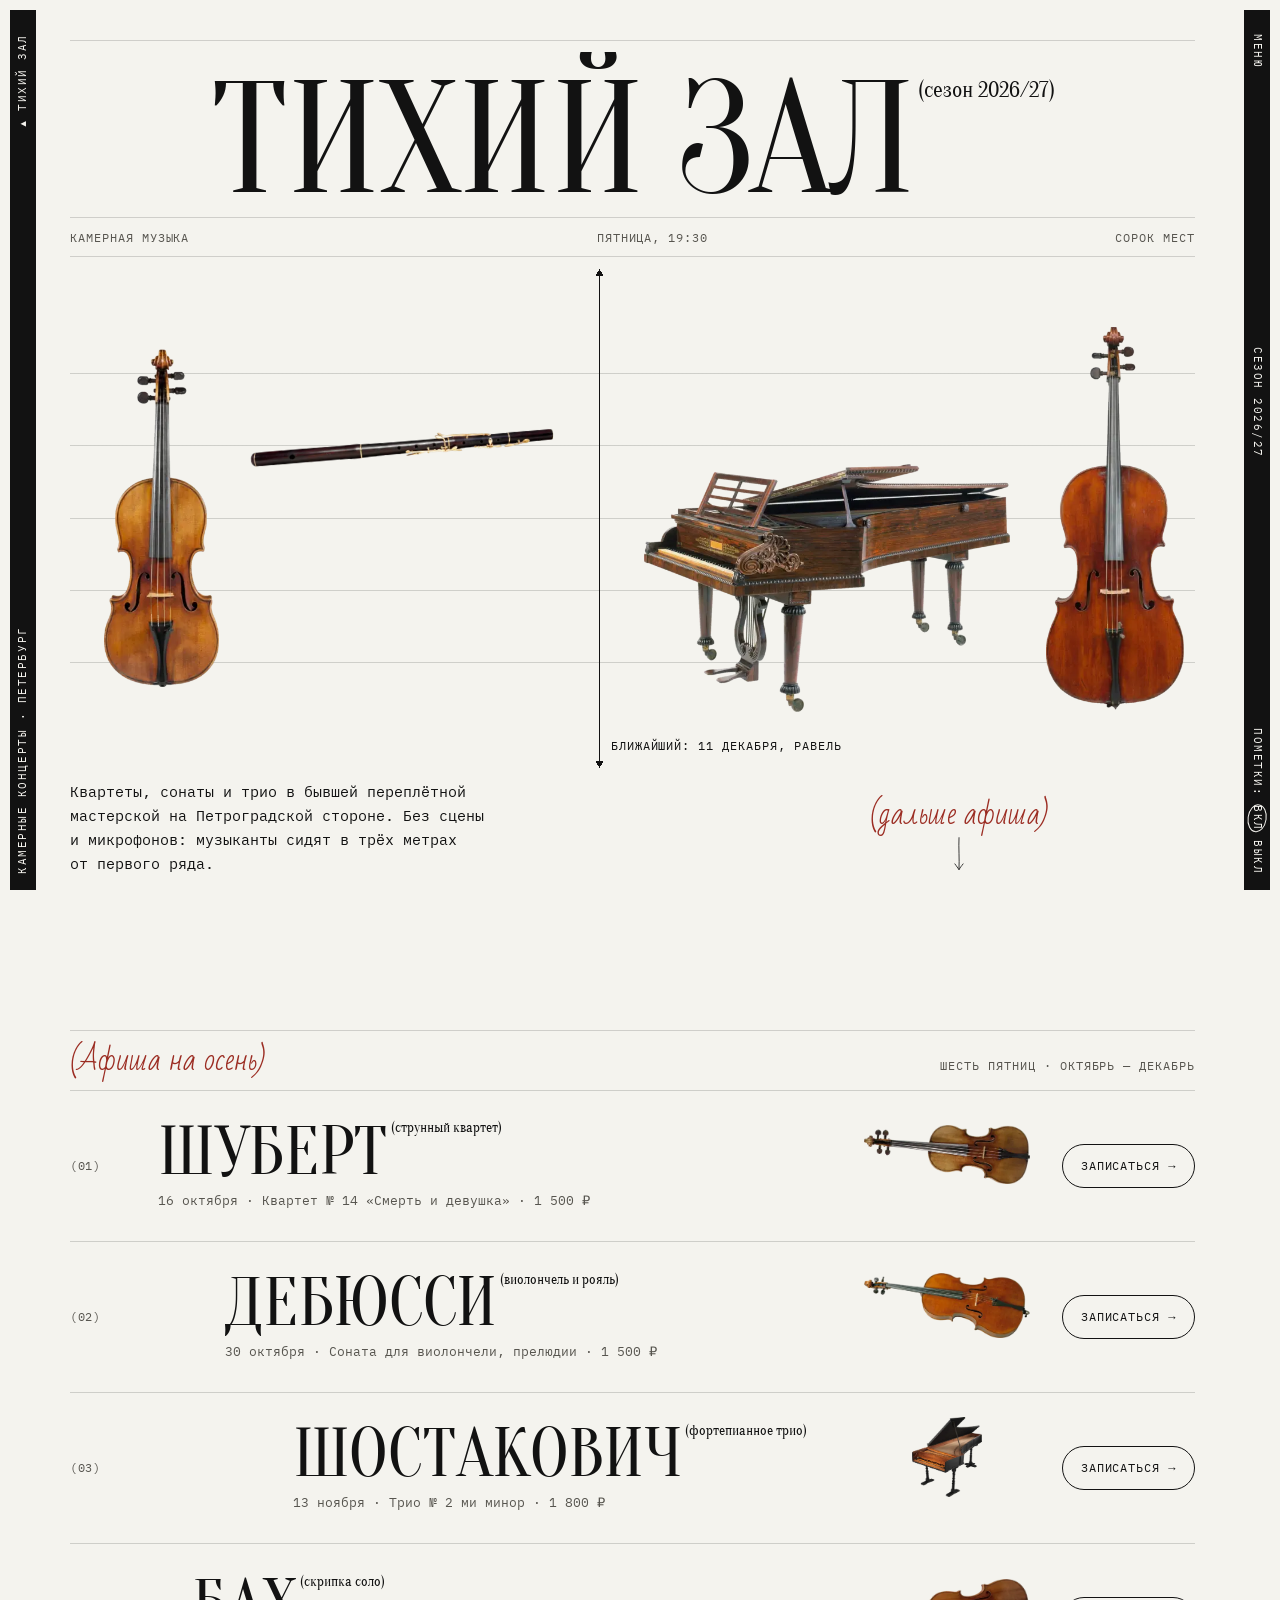
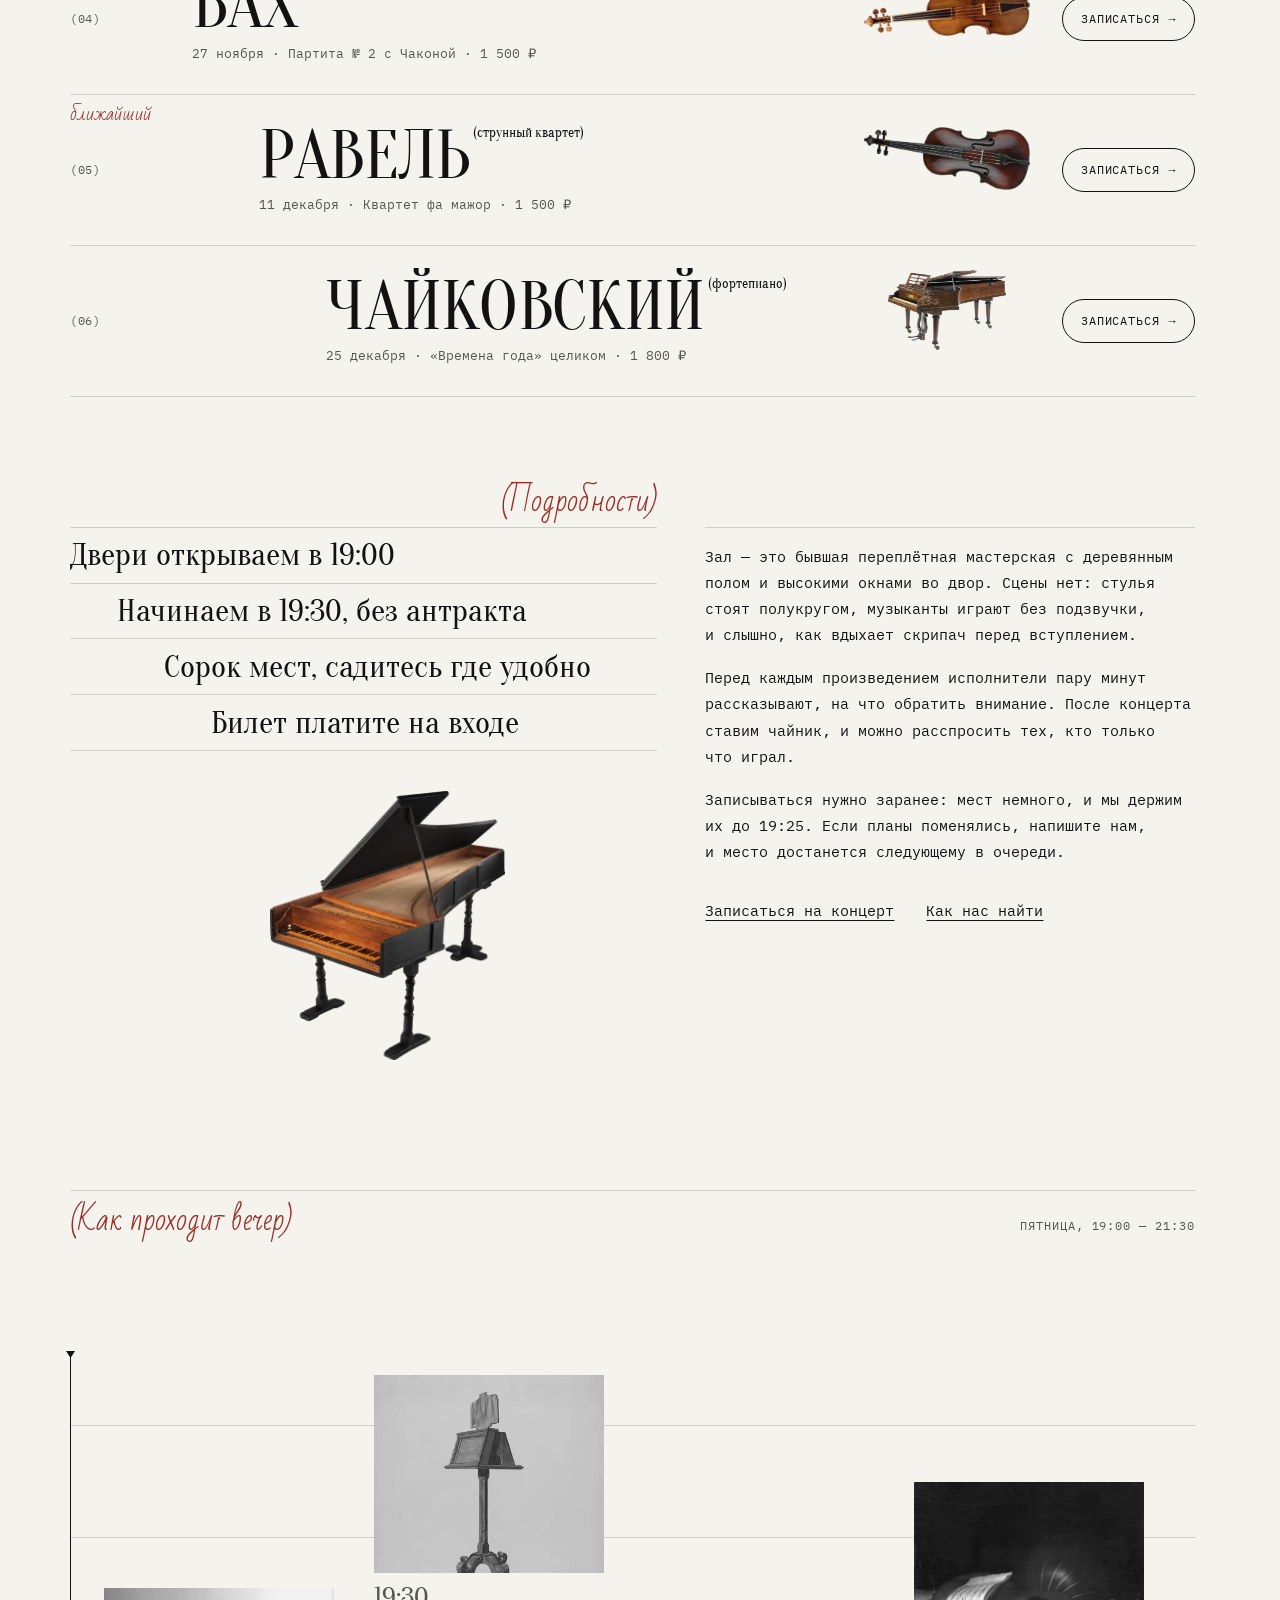
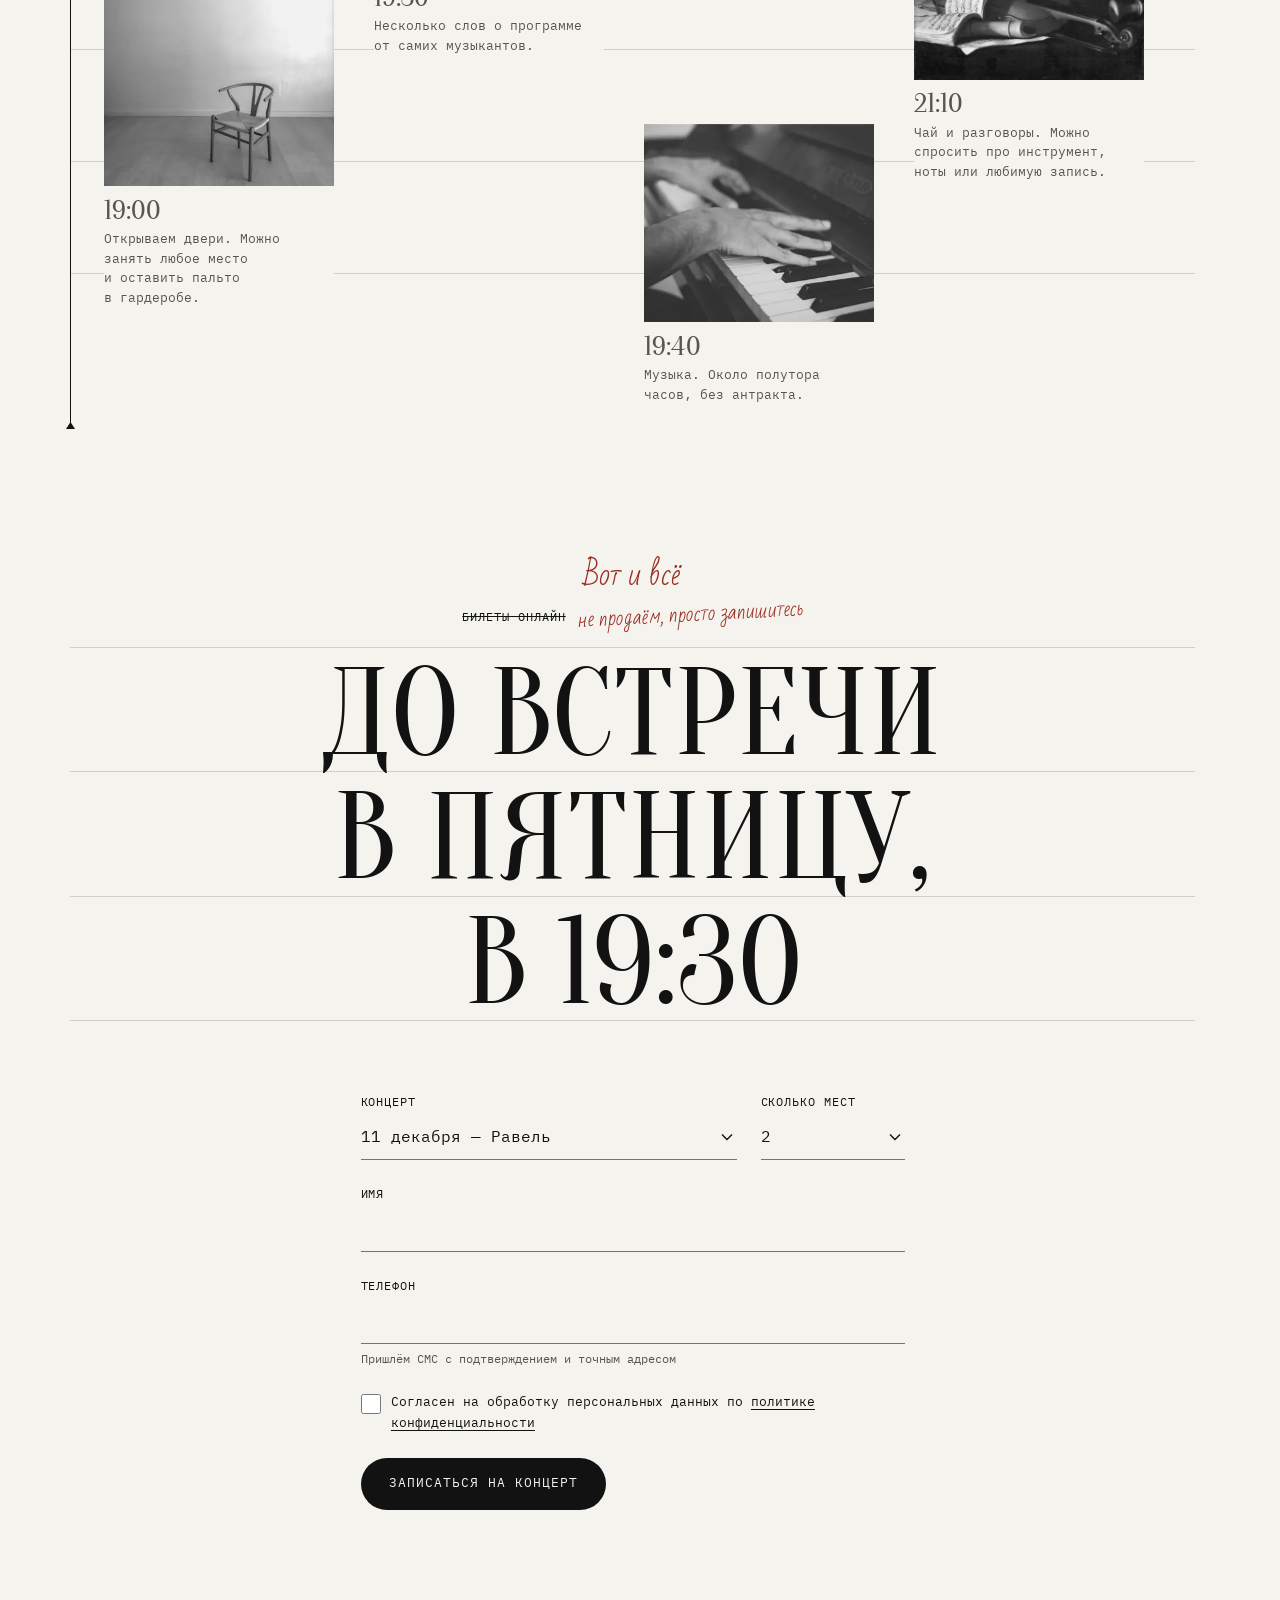
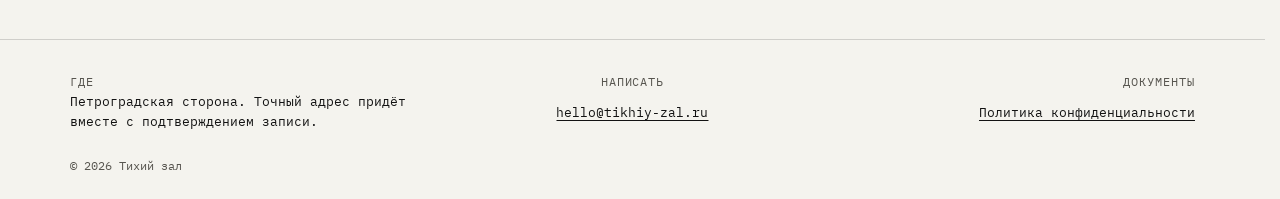
<file: index.html>
<!doctype html>
<html lang="ru">
<head>
  <meta charset="utf-8">
  <meta name="viewport" content="width=device-width, initial-scale=1, viewport-fit=cover">
  <title>Тихий зал — камерные концерты по пятницам в Петербурге</title>
  <meta name="description" content="Камерная музыка на сорок слушателей: квартеты, сонаты и трио без сцены и микрофонов. Афиша на осень 2026 и запись на концерт.">
  <link rel="canonical" href="https://verver-vadya.github.io/site-tikhiy-zal/">
  <meta name="theme-color" content="#121212">

  <meta property="og:type" content="website">
  <meta property="og:locale" content="ru_RU">
  <meta property="og:title" content="Тихий зал — камерные концерты по пятницам">
  <meta property="og:description" content="Сорок мест, музыканты в трёх метрах от первого ряда. Афиша на осень и запись на концерт.">
  <meta property="og:url" content="https://verver-vadya.github.io/site-tikhiy-zal/">
  <meta property="og:image" content="https://verver-vadya.github.io/site-tikhiy-zal/assets/img/og.jpg">

  <link rel="icon" href="favicon.svg" type="image/svg+xml">
  <link rel="preload" href="assets/fonts/oranienbaum-cyrillic-400-normal.woff2" as="font" type="font/woff2" crossorigin>
  <link rel="preload" href="assets/fonts/ibm-plex-mono-cyrillic-400-normal.woff2" as="font" type="font/woff2" crossorigin>
  <link rel="stylesheet" href="assets/css/style.css">
  <script>
    // Пометки от руки можно выключить; выбор помним до следующего визита
    try { if (localStorage.getItem("notes") === "off") document.documentElement.classList.add("no-notes"); } catch (e) {}
  </script>
  <script src="assets/js/main.js" defer></script>
  <script src="assets/js/form.js" defer></script>
</head>
<body>
  <a class="skip-link" href="#main">Перейти к содержимому</a>

  <!-- Боковые чёрные полосы на десктопе, верхняя полоса на телефоне -->
  <header class="rail rail--left">
    <a class="rail__logo" href="./" aria-label="Тихий зал, на главную"><span aria-hidden="true">▸</span> Тихий зал</a>
    <p class="rail__tagline">Камерные концерты · Петербург</p>
  </header>

  <div class="rail rail--right">
    <button class="rail__button menu-toggle" type="button" aria-expanded="false" aria-controls="menu">Меню</button>
    <p class="rail__season">Сезон 2026/27</p>
    <div class="notes-toggle" role="group" aria-label="Пометки от руки">
      <span class="notes-toggle__label" aria-hidden="true">Пометки:</span>
      <button class="notes-toggle__btn" type="button" data-notes="on" aria-pressed="true">вкл</button>
      <button class="notes-toggle__btn" type="button" data-notes="off" aria-pressed="false">выкл</button>
    </div>
  </div>

  <nav class="menu" id="menu" aria-label="Разделы сайта" hidden>
    <ul class="menu__list">
      <li><a href="#afisha"><span class="menu__num">01</span> <span>Афиша</span></a></li>
      <li><a href="#podrobnosti"><span class="menu__num">02</span> <span>Подробности</span></a></li>
      <li><a href="#vecher"><span class="menu__num">03</span> <span>Как проходит вечер</span></a></li>
      <li><a href="#zapis"><span class="menu__num">04</span> <span>Записаться</span></a></li>
    </ul>
    <div class="notes-toggle notes-toggle--menu" role="group" aria-label="Пометки от руки">
      <span class="notes-toggle__label" aria-hidden="true">Пометки:</span>
      <button class="notes-toggle__btn" type="button" data-notes="on" aria-pressed="true">вкл</button>
      <button class="notes-toggle__btn" type="button" data-notes="off" aria-pressed="false">выкл</button>
    </div>
  </nav>

  <main id="main" class="page">

    <!-- Первый экран: название на линейке, нотный стан с «нотами»-фотографиями -->
    <section class="hero" aria-labelledby="hero-title">
      <div class="ruled">
        <h1 class="hero__title" id="hero-title">Тихий зал<sup>(сезон 2026/27)</sup></h1>
      </div>
      <ul class="hero__facts" role="list">
        <li>Камерная музыка</li>
        <li>Пятница, 19:30</li>
        <li>Сорок мест</li>
      </ul>

      <div class="hero__stage">
        <div class="staff staff--hero" aria-hidden="true"></div>

        <figure class="note-img note-img--violin">
          <img src="assets/img/inst-violin-s.webp" srcset="assets/img/inst-violin-s.webp 1x, assets/img/inst-violin-l.webp 2x" width="192" height="560" alt="Скрипка «Франческа» Страдивари, 1694" fetchpriority="high">
        </figure>
        <figure class="note-img note-img--flute">
          <img src="assets/img/inst-flute-s.webp" srcset="assets/img/inst-flute-s.webp 1x, assets/img/inst-flute-l.webp 2x" width="800" height="54" alt="Деревянная флейта с латунными клапанами, середина XIX века">
        </figure>
        <figure class="note-img note-img--piano">
          <img src="assets/img/inst-piano-s.webp" srcset="assets/img/inst-piano-s.webp 1x, assets/img/inst-piano-l.webp 2x" width="640" height="432" alt="Рояль 1827 года в корпусе из палисандра, с пюпитром">
        </figure>
        <figure class="note-img note-img--cello">
          <img src="assets/img/inst-cello-s.webp" srcset="assets/img/inst-cello-s.webp 1x, assets/img/inst-cello-l.webp 2x" width="231" height="640" alt="Виолончель XIX века">
        </figure>

        <a class="playhead" href="#gig-2026-10-16">
          <span class="playhead__label">Ближайший: 16&nbsp;октября, Шуберт</span>
        </a>
      </div>

      <p class="hero__lead">Квартеты, сонаты и&nbsp;трио в&nbsp;бывшей переплётной мастерской на&nbsp;Петроградской стороне. Без сцены и&nbsp;микрофонов: музыканты сидят в&nbsp;трёх метрах от&nbsp;первого ряда.</p>

      <a class="hero__scroll hand note" href="#afisha">
        (дальше афиша)
        <svg viewBox="0 0 24 60" width="14" height="36" fill="none" stroke="currentColor" stroke-width="1.4" stroke-linecap="round" aria-hidden="true"><path d="M12 2c-1 18 1 36 0 54M5 47c3 4 5 7 7 10 2-4 4-6 7-10"/></svg>
      </a>
    </section>

    <!-- Афиша: каждая строка — линейка, названия идут «лесенкой», как ноты -->
    <section class="section" id="afisha" aria-labelledby="afisha-title">
      <div class="section__head ruled ruled--top">
        <h2 class="hand" id="afisha-title">(Афиша на осень)</h2>
        <p class="mono-meta">Шесть пятниц · октябрь — декабрь</p>
      </div>

      <ol class="gigs" role="list">
        <li class="gig" id="gig-2026-10-16" style="--shift: 0">
          <span class="gig__num">(01)</span>
          <div class="gig__body">
            <h3 class="gig__title"><button class="gig__open" type="button" aria-haspopup="dialog" data-programme="2026-10-16">Шуберт<sup>(струнный квартет)</sup><span class="visually-hidden">: подробнее о концерте 16 октября</span></button></h3>
            <p class="gig__meta"><time datetime="2026-10-16T19:30">16&nbsp;октября</time> · Квартет №&nbsp;14 «Смерть и&nbsp;девушка» · 1&nbsp;500&nbsp;₽</p>
          </div>
          <span class="gig__visual" aria-hidden="true"><img class="gig__img" src="assets/img/gig-antonius.webp" width="440" height="157" alt="" loading="lazy"><span class="gig__hint hand">подробнее</span></span>
          <a class="gig__cta" href="#zapis" data-concert="2026-10-16">Записаться <span aria-hidden="true">→</span><span class="visually-hidden"> на 16 октября</span></a>
        </li>
        <li class="gig" id="gig-2026-10-30" style="--shift: 2">
          <span class="gig__num">(02)</span>
          <div class="gig__body">
            <h3 class="gig__title"><button class="gig__open" type="button" aria-haspopup="dialog" data-programme="2026-10-30">Дебюсси<sup>(виолончель и рояль)</sup><span class="visually-hidden">: подробнее о концерте 30 октября</span></button></h3>
            <p class="gig__meta"><time datetime="2026-10-30T19:30">30&nbsp;октября</time> · Соната для виолончели, прелюдии · 1&nbsp;500&nbsp;₽</p>
          </div>
          <span class="gig__visual" aria-hidden="true"><img class="gig__img" src="assets/img/gig-cello.webp" width="440" height="173" alt="" loading="lazy"><span class="gig__hint hand">подробнее</span></span>
          <a class="gig__cta" href="#zapis" data-concert="2026-10-30">Записаться <span aria-hidden="true">→</span><span class="visually-hidden"> на 30 октября</span></a>
        </li>
        <li class="gig" id="gig-2026-11-13" style="--shift: 4">
          <span class="gig__num">(03)</span>
          <div class="gig__body">
            <h3 class="gig__title"><button class="gig__open" type="button" aria-haspopup="dialog" data-programme="2026-11-13">Шостакович<sup>(фортепианное трио)</sup><span class="visually-hidden">: подробнее о концерте 13 ноября</span></button></h3>
            <p class="gig__meta"><time datetime="2026-11-13T19:30">13&nbsp;ноября</time> · Трио №&nbsp;2 ми&nbsp;минор · 1&nbsp;800&nbsp;₽</p>
          </div>
          <span class="gig__visual" aria-hidden="true"><img class="gig__img" src="assets/img/gig-fortepiano.webp" width="400" height="458" alt="" loading="lazy"><span class="gig__hint hand">подробнее</span></span>
          <a class="gig__cta" href="#zapis" data-concert="2026-11-13">Записаться <span aria-hidden="true">→</span><span class="visually-hidden"> на 13 ноября</span></a>
        </li>
        <li class="gig" id="gig-2026-11-27" style="--shift: 1">
          <span class="gig__num">(04)</span>
          <div class="gig__body">
            <h3 class="gig__title"><button class="gig__open" type="button" aria-haspopup="dialog" data-programme="2026-11-27">Бах<sup>(скрипка соло)</sup><span class="visually-hidden">: подробнее о концерте 27 ноября</span></button></h3>
            <p class="gig__meta"><time datetime="2026-11-27T19:30">27&nbsp;ноября</time> · Партита №&nbsp;2 с&nbsp;Чаконой · 1&nbsp;500&nbsp;₽</p>
          </div>
          <span class="gig__visual" aria-hidden="true"><img class="gig__img" src="assets/img/gig-gould.webp" width="440" height="150" alt="" loading="lazy"><span class="gig__hint hand">подробнее</span></span>
          <a class="gig__cta" href="#zapis" data-concert="2026-11-27">Записаться <span aria-hidden="true">→</span><span class="visually-hidden"> на 27 ноября</span></a>
        </li>
        <li class="gig" id="gig-2026-12-11" style="--shift: 3">
          <span class="gig__num">(05)</span>
          <div class="gig__body">
            <h3 class="gig__title"><button class="gig__open" type="button" aria-haspopup="dialog" data-programme="2026-12-11">Равель<sup>(струнный квартет)</sup><span class="visually-hidden">: подробнее о концерте 11 декабря</span></button></h3>
            <p class="gig__meta"><time datetime="2026-12-11T19:30">11&nbsp;декабря</time> · Квартет фа&nbsp;мажор · 1&nbsp;500&nbsp;₽</p>
          </div>
          <span class="gig__visual" aria-hidden="true"><img class="gig__img" src="assets/img/gig-viola.webp" width="440" height="167" alt="" loading="lazy"><span class="gig__hint hand">подробнее</span></span>
          <a class="gig__cta" href="#zapis" data-concert="2026-12-11">Записаться <span aria-hidden="true">→</span><span class="visually-hidden"> на 11 декабря</span></a>
        </li>
        <li class="gig" id="gig-2026-12-25" style="--shift: 5">
          <span class="gig__num">(06)</span>
          <div class="gig__body">
            <h3 class="gig__title"><button class="gig__open" type="button" aria-haspopup="dialog" data-programme="2026-12-25">Чайковский<sup>(фортепиано)</sup><span class="visually-hidden">: подробнее о концерте 25 декабря</span></button></h3>
            <p class="gig__meta"><time datetime="2026-12-25T19:30">25&nbsp;декабря</time> · «Времена года» целиком · 1&nbsp;800&nbsp;₽</p>
          </div>
          <span class="gig__visual" aria-hidden="true"><img class="gig__img" src="assets/img/gig-piano.webp" width="440" height="297" alt="" loading="lazy"><span class="gig__hint hand">подробнее</span></span>
          <a class="gig__cta" href="#zapis" data-concert="2026-12-25">Записаться <span aria-hidden="true">→</span><span class="visually-hidden"> на 25 декабря</span></a>
        </li>
      </ol>
    </section>

    <!-- Подробности: слева «лесенка» фактов, справа текст машинописью -->
    <section class="section details" id="podrobnosti" aria-labelledby="details-title">
      <div class="details__facts ruled ruled--top">
        <h2 class="visually-hidden" id="details-title">Подробности</h2>
        <ul class="steps" role="list">
          <li>Двери открываем в&nbsp;19:00</li>
          <li>Начинаем в&nbsp;19:30, без антракта</li>
          <li>Сорок мест, садитесь где удобно</li>
          <li>Билет платите на&nbsp;входе</li>
        </ul>
        <p class="details__note hand note" aria-hidden="true">(Подробности)</p>
        <img class="details__img" src="assets/img/inst-fortepiano-s.webp" srcset="assets/img/inst-fortepiano-s.webp 1x, assets/img/inst-fortepiano-l.webp 2x" width="480" height="549" alt="" loading="lazy">
      </div>
      <div class="details__text ruled ruled--top">
        <p>Зал — это бывшая переплётная мастерская с&nbsp;деревянным полом и&nbsp;высокими окнами во&nbsp;двор. Сцены нет: стулья стоят полукругом, музыканты играют без подзвучки, и&nbsp;слышно, как вдыхает скрипач перед вступлением.</p>
        <p>Перед каждым произведением исполнители пару минут рассказывают, на&nbsp;что обратить внимание. После концерта ставим чайник, и&nbsp;можно расспросить тех, кто только что играл.</p>
        <p>Записываться нужно заранее: мест немного, и&nbsp;мы держим их до&nbsp;19:25. Если планы поменялись, напишите нам, и&nbsp;место достанется следующему в&nbsp;очереди.</p>
        <p class="details__links"><a class="text-link" href="#zapis">Записаться на&nbsp;концерт</a> <a class="text-link" href="#kontakty">Как нас найти</a></p>
      </div>
    </section>

    <!-- Как проходит вечер: нотный стан и «указатель воспроизведения», который едет при прокрутке -->
    <section class="section evening" id="vecher" aria-labelledby="evening-title" data-evening>
      <div class="section__head ruled ruled--top">
        <h2 class="hand" id="evening-title">(Как проходит вечер)</h2>
        <p class="mono-meta">Пятница, 19:00 — 21:30</p>
      </div>

      <div class="evening__stage">
        <div class="staff staff--evening" aria-hidden="true"></div>
        <span class="evening__head" aria-hidden="true"></span>
        <ol class="moments" role="list">
          <li class="moment" style="--x: 3%; --line: 3">
            <div class="moment__photo"><img src="assets/img/chair-480.webp" srcset="assets/img/chair-480.webp 480w, assets/img/chair-960.webp 960w" sizes="(min-width: 56.25rem) calc(13vw + 4rem), 6.5rem" width="480" height="640" alt="Пустой деревянный стул у стены" loading="lazy"><span class="moment__shade" aria-hidden="true"></span></div>
            <p><b>19:00</b> Открываем двери. Можно занять любое место и&nbsp;оставить пальто в&nbsp;гардеробе.</p>
          </li>
          <li class="moment" style="--x: 27%; --line: 1">
            <div class="moment__photo"><img class="moment__img--top" src="assets/img/music-stand-480.webp" srcset="assets/img/music-stand-480.webp 480w, assets/img/music-stand-960.webp 960w" sizes="(min-width: 56.25rem) calc(13vw + 4rem), 6.5rem" width="480" height="611" alt="Рисунок пюпитра" loading="lazy"><span class="moment__shade" aria-hidden="true"></span></div>
            <p><b>19:30</b> Несколько слов о&nbsp;программе от&nbsp;самих музыкантов.</p>
          </li>
          <li class="moment" style="--x: 51%; --line: 4">
            <div class="moment__photo"><img src="assets/img/piano-hands-480.webp" srcset="assets/img/piano-hands-480.webp 480w, assets/img/piano-hands-960.webp 960w" sizes="(min-width: 56.25rem) calc(13vw + 4rem), 6.5rem" width="480" height="320" alt="Руки пианиста на клавиатуре" loading="lazy"><span class="moment__shade" aria-hidden="true"></span></div>
            <p><b>19:40</b> Музыка. Около полутора часов, без антракта.</p>
          </li>
          <li class="moment" style="--x: 75%; --line: 2">
            <div class="moment__photo"><img src="assets/img/still-life-480.webp" srcset="assets/img/still-life-480.webp 480w, assets/img/still-life-960.webp 960w" sizes="(min-width: 56.25rem) calc(13vw + 4rem), 6.5rem" width="480" height="426" alt="Старинный натюрморт: скрипка, смычок и ноты" loading="lazy"><span class="moment__shade" aria-hidden="true"></span></div>
            <p><b>21:10</b> Чай и&nbsp;разговоры. Можно спросить про&nbsp;инструмент, ноты или&nbsp;любимую запись.</p>
          </li>
        </ol>
      </div>
    </section>

    <!-- Запись: финальная фраза на линейках и форма -->
    <section class="section signup" id="zapis" aria-labelledby="signup-title">
      <p class="signup__hand hand note" aria-hidden="true">Вот и всё</p>
      <p class="signup__strike"><s>Билеты онлайн</s> <span class="hand note">не&nbsp;продаём, просто запишитесь</span></p>
      <h2 class="signup__title" id="signup-title">
        <span>До встречи</span>
        <span>в&nbsp;пятницу,</span>
        <span>в&nbsp;19:30</span>
      </h2>

      <form class="form" action="https://formspree.io/f/YOUR_FORM_ID" method="post" data-form>
        <div class="field">
          <label for="f-concert">Концерт</label>
          <select id="f-concert" name="concert" required data-error-required="Выберите, на какой концерт записаться">
            <option value="2026-10-16" selected>16 октября — Шуберт</option>
            <option value="2026-10-30">30 октября — Дебюсси</option>
            <option value="2026-11-13">13 ноября — Шостакович</option>
            <option value="2026-11-27">27 ноября — Бах</option>
            <option value="2026-12-11">11 декабря — Равель</option>
            <option value="2026-12-25">25 декабря — Чайковский</option>
          </select>
        </div>
        <div class="field">
          <label for="f-seats">Сколько мест</label>
          <select id="f-seats" name="seats">
            <option value="1">1</option>
            <option value="2" selected>2</option>
            <option value="3">3</option>
            <option value="4">4</option>
          </select>
        </div>
        <div class="field">
          <label for="f-name">Имя</label>
          <input id="f-name" name="name" type="text" autocomplete="name" required minlength="2"
            data-error-required="Напишите, на чьё имя держать места">
        </div>
        <div class="field">
          <label for="f-phone">Телефон</label>
          <input id="f-phone" name="phone" type="tel" inputmode="tel" autocomplete="tel" required data-validate="phone"
            aria-describedby="f-phone-hint" data-error-required="Укажите телефон: пришлём подтверждение и адрес">
          <p class="field__hint" id="f-phone-hint">Пришлём СМС с&nbsp;подтверждением и&nbsp;точным адресом</p>
        </div>
        <div class="field field--check">
          <input id="f-consent" name="consent" type="checkbox" value="да" required
            data-error-required="Без согласия на обработку данных мы не можем записать вас">
          <label for="f-consent">Согласен на&nbsp;обработку персональных данных по&nbsp;<a class="text-link" href="privacy.html">политике конфиденциальности</a></label>
        </div>
        <input class="form__trap" type="text" name="_gotcha" tabindex="-1" autocomplete="off" aria-hidden="true">
        <button class="button" type="submit">Записаться на концерт</button>
        <p class="form__status" role="status" aria-live="polite" hidden></p>
      </form>
    </section>
  </main>

  <!-- Программка концерта: открывается из афиши, содержимое берётся из шаблонов ниже -->
  <dialog class="programme" aria-labelledby="programme-title">
    <div class="programme__sheet">
      <div class="programme__bar">
        <span class="programme__grip" aria-hidden="true"></span>
        <button class="programme__close" type="button" data-close>Закрыть <span aria-hidden="true">✕</span></button>
      </div>
      <div class="programme__body" data-programme-body></div>
    </div>
  </dialog>
  <template id="programme-2026-10-16">
    <p class="programme__meta mono-meta">(01) · пятница, 16&nbsp;октября, 19:30</p>
    <h2 class="programme__title" id="programme-title">Шуберт<sup>(струнный квартет)</sup></h2>
    <div class="programme__stage">
      <img class="programme__img" src="assets/img/prog-antonius.webp" width="960" height="342" alt="">
      <p class="programme__note hand note">(вторая часть — та самая песня)</p>
    </div>
    <p class="programme__about">Шуберт написал этот квартет в 1824 году, уже тяжело больным. Вторая часть — вариации на его собственную песню «Смерть и девушка»: тихий хорал, который квартет постепенно раскачивает до бури. В начале вечера — короткий Квартетный фрагмент до минор, черновик квартета, который Шуберт так и не дописал.</p>
    <section class="programme__block" aria-label="Программа">
      <h3 class="programme__label mono-meta">Программа</h3>
      <ol class="programme__list" role="list">
          <li><span>Квартетный фрагмент до минор, D 703</span><span class="programme__dots" aria-hidden="true"></span><span>9 мин</span></li>
          <li><span>Квартет № 14 ре минор «Смерть и девушка», D 810</span><span class="programme__dots" aria-hidden="true"></span><span>40 мин</span></li>
      </ol>
    </section>
    <section class="programme__block" aria-label="Исполнители">
      <h3 class="programme__label mono-meta">Исполнители</h3>
        <p class="programme__ensemble">Квартет Петроградской стороны</p>
      <ul class="programme__players" role="list">
          <li><span class="programme__name">Анна Лисицына</span> <span class="programme__role">первая скрипка</span></li>
          <li><span class="programme__name">Мирон Ветров</span> <span class="programme__role">вторая скрипка</span></li>
          <li><span class="programme__name">Ольга Самарина</span> <span class="programme__role">альт</span></li>
          <li><span class="programme__name">Глеб Корнеев</span> <span class="programme__role">виолончель</span></li>
      </ul>
    </section>
    <div class="programme__foot">
      <p class="programme__sum">Около 49&nbsp;минут музыки, без антракта · 1&nbsp;500&nbsp;₽ на&nbsp;входе</p>
      <a class="button programme__cta" href="#zapis" data-concert="2026-10-16">Записаться на&nbsp;16&nbsp;октября</a>
    </div>
  </template>
  <template id="programme-2026-10-30">
    <p class="programme__meta mono-meta">(02) · пятница, 30&nbsp;октября, 19:30</p>
    <h2 class="programme__title" id="programme-title">Дебюсси<sup>(виолончель и рояль)</sup></h2>
    <div class="programme__stage">
      <img class="programme__img" src="assets/img/prog-cello.webp" width="960" height="378" alt="">
      <p class="programme__note hand note">(собор поднимается из воды прямо в рояле)</p>
    </div>
    <p class="programme__about">Сонату для виолончели Дебюсси написал летом 1915 года: одиннадцать минут, три коротких части и почти импровизация в середине. Потом пианистка сыграет прелюдии из первой тетради, в том числе «Девушку с волосами цвета льна» и «Затонувший собор».</p>
    <section class="programme__block" aria-label="Программа">
      <h3 class="programme__label mono-meta">Программа</h3>
      <ol class="programme__list" role="list">
          <li><span>Соната для виолончели и фортепиано ре минор</span><span class="programme__dots" aria-hidden="true"></span><span>11 мин</span></li>
          <li><span>Прелюдии, первая тетрадь (избранное)</span><span class="programme__dots" aria-hidden="true"></span><span>25 мин</span></li>
          <li><span>«Лунный свет» из «Бергамасской сюиты»</span><span class="programme__dots" aria-hidden="true"></span><span>5 мин</span></li>
      </ol>
    </section>
    <section class="programme__block" aria-label="Исполнители">
      <h3 class="programme__label mono-meta">Исполнители</h3>
      <ul class="programme__players" role="list">
          <li><span class="programme__name">Тимофей Грачёв</span> <span class="programme__role">виолончель</span></li>
          <li><span class="programme__name">Вера Озерова</span> <span class="programme__role">фортепиано</span></li>
      </ul>
    </section>
    <div class="programme__foot">
      <p class="programme__sum">Около 41&nbsp;минут музыки, без антракта · 1&nbsp;500&nbsp;₽ на&nbsp;входе</p>
      <a class="button programme__cta" href="#zapis" data-concert="2026-10-30">Записаться на&nbsp;30&nbsp;октября</a>
    </div>
  </template>
  <template id="programme-2026-11-13">
    <p class="programme__meta mono-meta">(03) · пятница, 13&nbsp;ноября, 19:30</p>
    <h2 class="programme__title" id="programme-title">Шостакович<sup>(фортепианное трио)</sup></h2>
    <div class="programme__stage">
      <img class="programme__img" src="assets/img/prog-fortepiano.webp" width="542" height="620" alt="">
      <p class="programme__note hand note">(первые звуки — виолончель, хотя кажется, что скрипка)</p>
    </div>
    <p class="programme__about">Второе трио Шостакович написал в 1944 году в память о друге, музыковеде Иване Соллертинском. Начинается оно с флажолетов виолончели, которые звучат выше скрипки, а заканчивается еврейским танцем на грани крика. Для контраста откроем вечер ранним Первым трио, которое семнадцатилетний Шостакович посвятил своей первой любви.</p>
    <section class="programme__block" aria-label="Программа">
      <h3 class="programme__label mono-meta">Программа</h3>
      <ol class="programme__list" role="list">
          <li><span>Трио № 1 до минор, соч. 8</span><span class="programme__dots" aria-hidden="true"></span><span>13 мин</span></li>
          <li><span>Трио № 2 ми минор, соч. 67</span><span class="programme__dots" aria-hidden="true"></span><span>27 мин</span></li>
      </ol>
    </section>
    <section class="programme__block" aria-label="Исполнители">
      <h3 class="programme__label mono-meta">Исполнители</h3>
        <p class="programme__ensemble">Трио «Карповка»</p>
      <ul class="programme__players" role="list">
          <li><span class="programme__name">Лидия Шанина</span> <span class="programme__role">скрипка</span></li>
          <li><span class="programme__name">Пётр Аверин</span> <span class="programme__role">виолончель</span></li>
          <li><span class="programme__name">Елизавета Крюкова</span> <span class="programme__role">фортепиано</span></li>
      </ul>
    </section>
    <div class="programme__foot">
      <p class="programme__sum">Около 40&nbsp;минут музыки, без антракта · 1&nbsp;800&nbsp;₽ на&nbsp;входе</p>
      <a class="button programme__cta" href="#zapis" data-concert="2026-11-13">Записаться на&nbsp;13&nbsp;ноября</a>
    </div>
  </template>
  <template id="programme-2026-11-27">
    <p class="programme__meta mono-meta">(04) · пятница, 27&nbsp;ноября, 19:30</p>
    <h2 class="programme__title" id="programme-title">Бах<sup>(скрипка соло)</sup></h2>
    <div class="programme__stage">
      <img class="programme__img" src="assets/img/prog-gould.webp" width="960" height="327" alt="">
      <p class="programme__note hand note">(Чакона — 15 минут без остановки)</p>
    </div>
    <p class="programme__about">Один скрипач и никакого аккомпанемента: Бах написал сонаты и партиты так, что одна скрипка звучит как несколько голосов. Вторую партиту завершает Чакона — пятнадцать минут вариаций на четыре такта баса, одна из главных вершин скрипичной музыки.</p>
    <section class="programme__block" aria-label="Программа">
      <h3 class="programme__label mono-meta">Программа</h3>
      <ol class="programme__list" role="list">
          <li><span>Соната № 1 соль минор, BWV 1001</span><span class="programme__dots" aria-hidden="true"></span><span>16 мин</span></li>
          <li><span>Партита № 2 ре минор, BWV 1004, с Чаконой</span><span class="programme__dots" aria-hidden="true"></span><span>30 мин</span></li>
      </ol>
    </section>
    <section class="programme__block" aria-label="Исполнители">
      <h3 class="programme__label mono-meta">Исполнители</h3>
      <ul class="programme__players" role="list">
          <li><span class="programme__name">Даниил Ершов</span> <span class="programme__role">скрипка</span></li>
      </ul>
    </section>
    <div class="programme__foot">
      <p class="programme__sum">Около 46&nbsp;минут музыки, без антракта · 1&nbsp;500&nbsp;₽ на&nbsp;входе</p>
      <a class="button programme__cta" href="#zapis" data-concert="2026-11-27">Записаться на&nbsp;27&nbsp;ноября</a>
    </div>
  </template>
  <template id="programme-2026-12-11">
    <p class="programme__meta mono-meta">(05) · пятница, 11&nbsp;декабря, 19:30</p>
    <h2 class="programme__title" id="programme-title">Равель<sup>(струнный квартет)</sup></h2>
    <div class="programme__stage">
      <img class="programme__img" src="assets/img/prog-viola.webp" width="960" height="364" alt="">
      <p class="programme__note hand note">(во второй части все четверо играют щипком)</p>
    </div>
    <p class="programme__about">Равелю было двадцать восемь, когда он закончил квартет, и Дебюсси уговаривал его не менять в нём ни ноты. Большая часть второй части сыграна щипком, и квартет звучит почти как гитарный оркестр. В начале — «Три пьесы для струнного квартета» Стравинского: восемь минут, после которых классический квартет звучит по-новому.</p>
    <section class="programme__block" aria-label="Программа">
      <h3 class="programme__label mono-meta">Программа</h3>
      <ol class="programme__list" role="list">
          <li><span>Стравинский. Три пьесы для струнного квартета</span><span class="programme__dots" aria-hidden="true"></span><span>8 мин</span></li>
          <li><span>Равель. Квартет фа мажор</span><span class="programme__dots" aria-hidden="true"></span><span>28 мин</span></li>
      </ol>
    </section>
    <section class="programme__block" aria-label="Исполнители">
      <h3 class="programme__label mono-meta">Исполнители</h3>
        <p class="programme__ensemble">Квартет «Литейный»</p>
      <ul class="programme__players" role="list">
          <li><span class="programme__name">Софья Миронова</span> <span class="programme__role">первая скрипка</span></li>
          <li><span class="programme__name">Артём Белов</span> <span class="programme__role">вторая скрипка</span></li>
          <li><span class="programme__name">Нина Гаврилова</span> <span class="programme__role">альт</span></li>
          <li><span class="programme__name">Илья Соколовский</span> <span class="programme__role">виолончель</span></li>
      </ul>
    </section>
    <div class="programme__foot">
      <p class="programme__sum">Около 36&nbsp;минут музыки, без антракта · 1&nbsp;500&nbsp;₽ на&nbsp;входе</p>
      <a class="button programme__cta" href="#zapis" data-concert="2026-12-11">Записаться на&nbsp;11&nbsp;декабря</a>
    </div>
  </template>
  <template id="programme-2026-12-25">
    <p class="programme__meta mono-meta">(06) · пятница, 25&nbsp;декабря, 19:30</p>
    <h2 class="programme__title" id="programme-title">Чайковский<sup>(фортепиано)</sup></h2>
    <div class="programme__stage">
      <img class="programme__img" src="assets/img/prog-piano.webp" width="900" height="608" alt="">
      <p class="programme__note hand note">(декабрь — «Святки», ровно к празднику)</p>
    </div>
    <p class="programme__about">Двенадцать пьес, по одной на каждый месяц: Чайковский писал их для журнала «Нувеллист», и каждая выходила в своём номере. Мы сыграем цикл целиком, от «У камелька» до «Святок», как раз в последнюю пятницу года.</p>
    <section class="programme__block" aria-label="Программа">
      <h3 class="programme__label mono-meta">Программа</h3>
      <ol class="programme__list" role="list">
          <li><span>«Времена года», соч. 37a, двенадцать пьес</span><span class="programme__dots" aria-hidden="true"></span><span>45 мин</span></li>
      </ol>
    </section>
    <section class="programme__block" aria-label="Исполнители">
      <h3 class="programme__label mono-meta">Исполнители</h3>
      <ul class="programme__players" role="list">
          <li><span class="programme__name">Мария Тихомирова</span> <span class="programme__role">фортепиано</span></li>
      </ul>
    </section>
    <div class="programme__foot">
      <p class="programme__sum">Около 45&nbsp;минут музыки, без антракта · 1&nbsp;800&nbsp;₽ на&nbsp;входе</p>
      <a class="button programme__cta" href="#zapis" data-concert="2026-12-25">Записаться на&nbsp;25&nbsp;декабря</a>
    </div>
  </template>

  <footer class="site-footer" id="kontakty">
    <div class="site-footer__col">
      <p class="site-footer__label">Где</p>
      <p>Петроградская сторона. Точный адрес придёт вместе с&nbsp;подтверждением записи.</p>
    </div>
    <div class="site-footer__col">
      <p class="site-footer__label">Написать</p>
      <p><a class="text-link" href="mailto:hello@tikhiy-zal.ru">hello@tikhiy-zal.ru</a></p>
    </div>
    <div class="site-footer__col">
      <p class="site-footer__label">Документы</p>
      <p><a class="text-link" href="privacy.html">Политика конфиденциальности</a></p>
    </div>
    <p class="site-footer__copy">&copy; <span data-year>2026</span> Тихий зал</p>
  </footer>
</body>
</html>
</file>
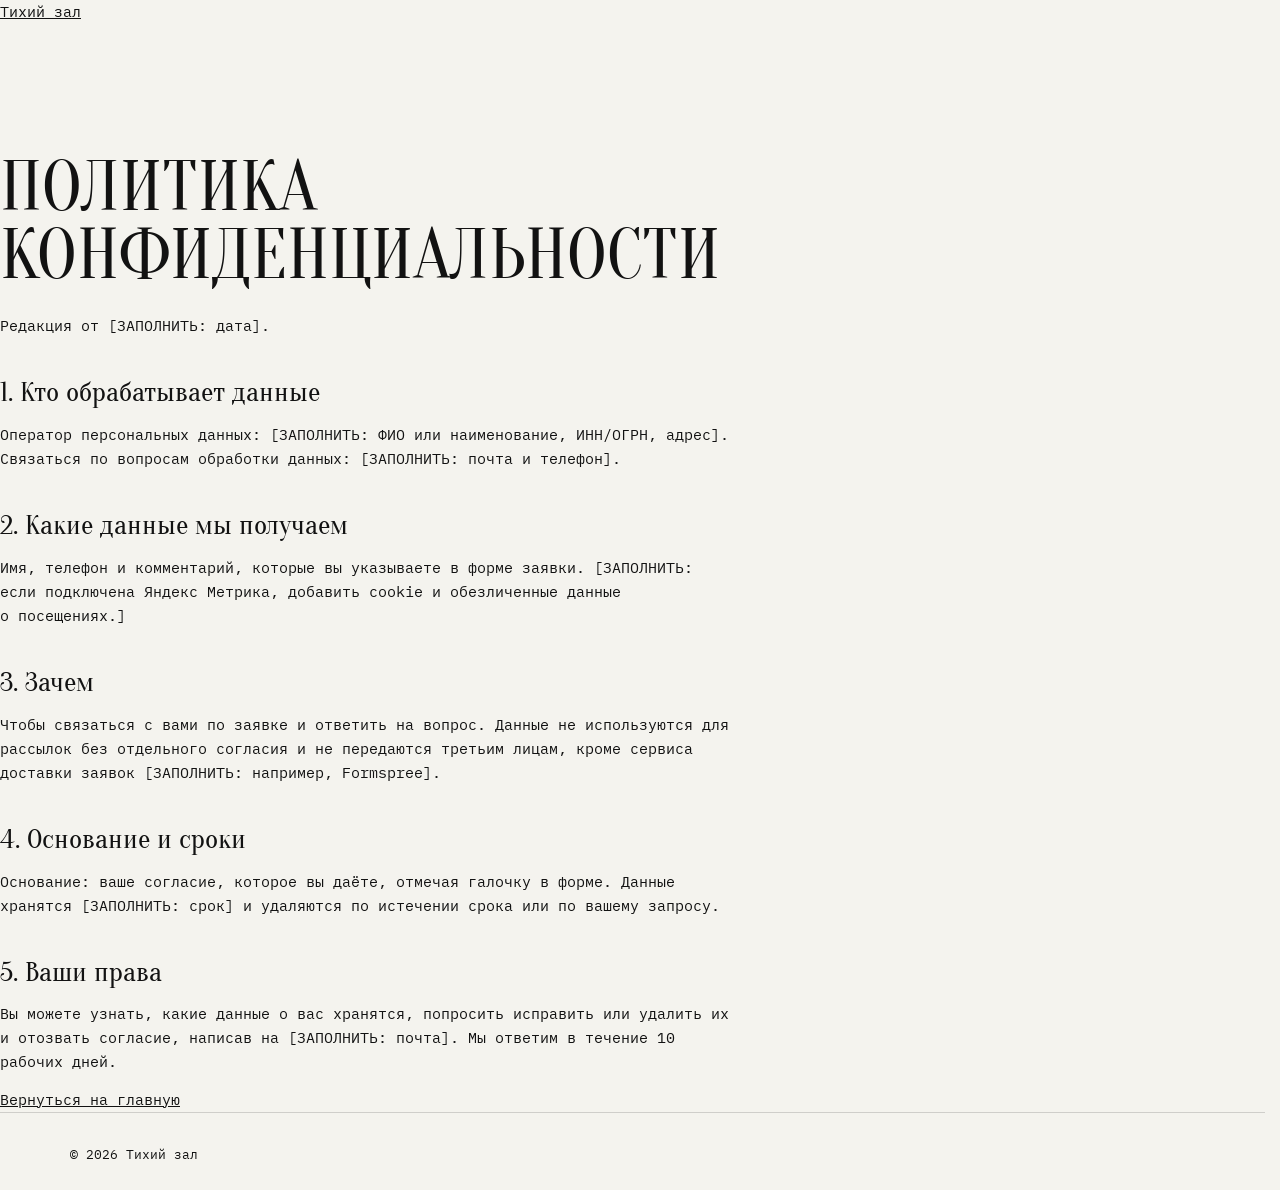
<file: privacy.html>
<!doctype html>
<html lang="ru">
<head>
  <meta charset="utf-8">
  <meta name="viewport" content="width=device-width, initial-scale=1">
  <title>Политика конфиденциальности — Тихий зал</title>
  <meta name="description" content="Как мы обрабатываем и защищаем персональные данные, которые вы оставляете на сайте.">
  <link rel="canonical" href="https://verver-vadya.github.io/site-tikhiy-zal/privacy.html">
  <link rel="icon" href="favicon.svg" type="image/svg+xml">
  <link rel="stylesheet" href="assets/css/style.css">
  <script src="assets/js/main.js" defer></script>
</head>
<body>
  <a class="skip-link" href="#main">Перейти к содержимому</a>

  <header class="site-header">
    <div class="container site-header__inner">
      <a class="logo" href="./">Тихий зал</a>
    </div>
  </header>

  <!-- Каркас политики по 152-ФЗ. Всё в [квадратных скобках] заполнить данными владельца сайта;
       итоговый текст лучше согласовать с юристом. -->
  <main id="main" class="section">
    <div class="container prose">
      <h1>Политика конфиденциальности</h1>
      <p>Редакция от [ЗАПОЛНИТЬ: дата].</p>

      <h2>1. Кто обрабатывает данные</h2>
      <p>Оператор персональных данных: [ЗАПОЛНИТЬ: ФИО или наименование, ИНН/ОГРН, адрес]. Связаться по вопросам обработки данных: [ЗАПОЛНИТЬ: почта и телефон].</p>

      <h2>2. Какие данные мы получаем</h2>
      <p>Имя, телефон и комментарий, которые вы указываете в форме заявки. [ЗАПОЛНИТЬ: если подключена Яндекс Метрика, добавить cookie и обезличенные данные о посещениях.]</p>

      <h2>3. Зачем</h2>
      <p>Чтобы связаться с вами по заявке и ответить на вопрос. Данные не используются для рассылок без отдельного согласия и не передаются третьим лицам, кроме сервиса доставки заявок [ЗАПОЛНИТЬ: например, Formspree].</p>

      <h2>4. Основание и сроки</h2>
      <p>Основание: ваше согласие, которое вы даёте, отмечая галочку в форме. Данные хранятся [ЗАПОЛНИТЬ: срок] и удаляются по истечении срока или по вашему запросу.</p>

      <h2>5. Ваши права</h2>
      <p>Вы можете узнать, какие данные о вас хранятся, попросить исправить или удалить их и отозвать согласие, написав на [ЗАПОЛНИТЬ: почта]. Мы ответим в течение 10 рабочих дней.</p>

      <p><a href="./">Вернуться на главную</a></p>
    </div>
  </main>

  <footer class="site-footer">
    <div class="container">
      <p>&copy; <span data-year>2026</span> Тихий зал</p>
    </div>
  </footer>
</body>
</html>
</file>
<file: assets/css/style.css>
/* Шрифты: свои файлы, без внешних CDN. Лицензии OFL лежат рядом. */
@font-face {
  font-family: "Oranienbaum";
  src: url("../fonts/oranienbaum-cyrillic-400-normal.woff2") format("woff2");
  font-weight: 400; font-display: swap;
  unicode-range: U+0301, U+0400-045F, U+0490-0491, U+04B0-04B1, U+2116;
}
@font-face {
  font-family: "Oranienbaum";
  src: url("../fonts/oranienbaum-latin-400-normal.woff2") format("woff2");
  font-weight: 400; font-display: swap;
  unicode-range: U+0000-00FF, U+0131, U+0152-0153, U+02BB-02BC, U+02C6, U+02DA, U+02DC, U+2000-206F, U+20AC, U+20BD, U+2122, U+2191, U+2193, U+2212, U+2215, U+FEFF, U+FFFD;
}
@font-face {
  font-family: "IBM Plex Mono";
  src: url("../fonts/ibm-plex-mono-cyrillic-400-normal.woff2") format("woff2");
  font-weight: 400; font-display: swap;
  unicode-range: U+0301, U+0400-045F, U+0490-0491, U+04B0-04B1, U+2116;
}
@font-face {
  font-family: "IBM Plex Mono";
  src: url("../fonts/ibm-plex-mono-latin-400-normal.woff2") format("woff2");
  font-weight: 400; font-display: swap;
  unicode-range: U+0000-00FF, U+0131, U+0152-0153, U+02BB-02BC, U+02C6, U+02DA, U+02DC, U+2000-206F, U+20AC, U+20BD, U+2122, U+2191, U+2193, U+2212, U+2215, U+FEFF, U+FFFD;
}
@font-face {
  font-family: "IBM Plex Mono";
  src: url("../fonts/ibm-plex-mono-cyrillic-500-normal.woff2") format("woff2");
  font-weight: 500 700; font-display: swap;
  unicode-range: U+0301, U+0400-045F, U+0490-0491, U+04B0-04B1, U+2116;
}
@font-face {
  font-family: "IBM Plex Mono";
  src: url("../fonts/ibm-plex-mono-latin-500-normal.woff2") format("woff2");
  font-weight: 500 700; font-display: swap;
  unicode-range: U+0000-00FF, U+0131, U+0152-0153, U+02BB-02BC, U+02C6, U+02DA, U+02DC, U+2000-206F, U+20AC, U+20BD, U+2122, U+2191, U+2193, U+2212, U+2215, U+FEFF, U+FFFD;
}
@font-face {
  font-family: "Bad Script";
  src: url("../fonts/bad-script-cyrillic-400-normal.woff2") format("woff2");
  font-weight: 400; font-display: swap;
  unicode-range: U+0301, U+0400-045F, U+0490-0491, U+04B0-04B1, U+2116;
}
@font-face {
  font-family: "Bad Script";
  src: url("../fonts/bad-script-latin-400-normal.woff2") format("woff2");
  font-weight: 400; font-display: swap;
  unicode-range: U+0000-00FF, U+0131, U+0152-0153, U+02BB-02BC, U+02C6, U+02DA, U+02DC, U+2000-206F, U+20AC, U+2122, U+2191, U+2193, U+2212, U+2215, U+FEFF, U+FFFD;
}

/* Токены: бумага, тушь и красный карандаш для пометок */
/* Сдвиг букв считается в пикселях от размера названия и в таком виде достаётся и подписи в скобках */
@property --spread { syntax: "<length>"; inherits: true; initial-value: 0px; }

:root {
  --paper: #f4f3ee;
  --ink: #121212;
  --muted: #57554f;
  --rule: rgba(18, 18, 18, 0.16);
  --field-line: #77746c;       /* контраст с бумагой не ниже 3:1 */
  --pencil: #9b2c22;           /* пометки от руки */
  --danger: #a1221a;
  --danger-bg: #f8e9e6;
  --success: #24603a;
  --success-bg: #e6efe6;

  --serif: "Oranienbaum", "Times New Roman", serif;
  --mono: "IBM Plex Mono", ui-monospace, "SFMono-Regular", Menlo, Consolas, monospace;
  --hand: "Bad Script", "Segoe Script", cursive;

  --text-s: 0.75rem;
  --text-m: clamp(0.875rem, 0.84rem + 0.15vw, 0.9375rem);
  --hand-size: clamp(1.375rem, 1.1rem + 0.9vw, 1.875rem);

  --gutter: 1rem;
  --bar: 2.75rem;              /* верхняя полоса на телефоне */
  --rail-w: 1.625rem;          /* боковая полоса на десктопе */
  --rail-inset: 0.625rem;
  --section: clamp(4rem, 2.5rem + 7vw, 9rem);
  --tap: 2.75rem;

  --ease-out: cubic-bezier(0.23, 1, 0.32, 1);    /* резкий старт: только для мелочей до 200 мс */
  --ease-in-out: cubic-bezier(0.77, 0, 0.175, 1);
  --ease-sheet: cubic-bezier(0.35, 0, 0.15, 1);  /* панели и окна: трогаются мягко, долго и плавно тормозят */
  --ease-soft: cubic-bezier(0.45, 0, 0.2, 1);    /* наведение на крупный текст и картинки: плавно начинается и плавно гаснет */
}

/* Сброс */
*, *::before, *::after { box-sizing: border-box; }
* { margin: 0; }
html { -webkit-text-size-adjust: 100%; scroll-behavior: smooth; scroll-padding-top: calc(var(--bar) + 1rem); scrollbar-gutter: stable; }
/* Место под полосу прокрутки держится всегда: когда окно запирает прокрутку, страница не пересчитывается и не дёргается вбок */
@media (prefers-reduced-motion: reduce) { html { scroll-behavior: auto; } }
/* Большие мониторы: вся раскладка плавно крупнеет, а не растягивается пустотой (16 px на 1440, 20 px к 2560) */
@media (min-width: 90rem) { html { font-size: clamp(100%, 0.4vw + 0.64rem, 125%); } }
body {
  font-family: var(--mono);
  font-size: var(--text-m);
  line-height: 1.6;
  color: var(--ink);
  background: var(--paper);
  padding-top: calc(var(--bar) + env(safe-area-inset-top));
  -webkit-tap-highlight-color: transparent;
  overflow-x: clip;
}
img, svg { display: block; max-width: 100%; height: auto; }
input, button, textarea, select { font: inherit; color: inherit; }
button, a, select, label { touch-action: manipulation; }
h1, h2, h3 { font-weight: 400; overflow-wrap: break-word; }
p { text-wrap: pretty; }
a { color: inherit; }
ul, ol { list-style: none; padding: 0; }
:focus-visible { outline: 2px solid var(--pencil); outline-offset: 3px; }
::selection { background: var(--ink); color: var(--paper); }

.visually-hidden {
  position: absolute; width: 1px; height: 1px; padding: 0; margin: -1px;
  overflow: hidden; clip: rect(0 0 0 0); white-space: nowrap; border: 0;
}
.skip-link { position: absolute; left: -9999px; z-index: 50; }
.skip-link:focus { left: 1rem; top: 1rem; background: var(--paper); padding: 0.5rem 1rem; }

/* Общие приёмы */
.hand { font-family: var(--hand); font-size: var(--hand-size); color: var(--pencil); line-height: 1.2; }
.mono-meta { font-size: var(--text-s); text-transform: uppercase; letter-spacing: 0.08em; color: var(--muted); }
.ruled { border-block: 1px solid var(--rule); }
.ruled--top { border-bottom: 0; }
.no-notes .note { visibility: hidden; }

.text-link {
  text-decoration: underline; text-decoration-thickness: 1px; text-underline-offset: 0.25em;
  transition: color 160ms ease, text-decoration-thickness 160ms ease;
}
@media (hover: hover) { .text-link:hover { color: var(--pencil); text-decoration-thickness: 2px; } }
.text-link:active { color: var(--pencil); }

/* Нотный стан: пять линий одним фоном */
.staff {
  --gap: 3rem;
  height: calc(var(--gap) * 4 + 1px);
  background: repeating-linear-gradient(to bottom, var(--rule) 0 1px, transparent 1px var(--gap));
}

/* ---------- Полосы ---------- */

.rail {
  position: fixed; z-index: 30; top: 0;
  height: calc(var(--bar) + env(safe-area-inset-top));
  padding-top: env(safe-area-inset-top);
  display: flex; align-items: center;
  font-size: 0.6875rem; text-transform: uppercase; letter-spacing: 0.14em;
  color: var(--paper);
}
.rail :focus-visible { outline-color: var(--paper); }
.rail--left { left: 0; right: 0; background: var(--ink); padding-left: max(var(--gutter), env(safe-area-inset-left)); }
.rail--right { right: 0; padding-right: max(0.25rem, env(safe-area-inset-right)); }
.rail__logo { display: inline-flex; align-items: center; gap: 0.5em; min-height: var(--tap); text-decoration: none; transition: opacity 160ms ease; }
.rail__tagline, .rail__season, .rail--right .notes-toggle { display: none; }
.rail__button {
  min-height: var(--tap); padding: 0 0.75rem; border: 0; background: none; cursor: pointer;
  text-transform: inherit; letter-spacing: inherit; font-size: inherit;
  transition: opacity 160ms ease;
}
@media (hover: hover) { .rail__button:hover, .rail__logo:hover { opacity: 0.7; } }
.rail__button:active, .rail__logo:active { opacity: 0.5; transition-duration: 60ms; }

.notes-toggle { display: flex; align-items: center; gap: 0.35rem; }
.notes-toggle__btn {
  min-width: var(--tap); min-height: var(--tap); padding: 0 0.4rem; border: 0; background: none; cursor: pointer;
  text-transform: uppercase; letter-spacing: inherit; font-size: inherit; position: relative;
  transition: opacity 160ms ease;
}
/* Выбранный вариант обведён от руки, как в партитуре; обводка переезжает с лёгким «нажимом» карандаша */
.notes-toggle__btn::after {
  content: ""; position: absolute; inset: 50% auto auto 50%;
  width: 2.4em; height: 1.7em; translate: -50% -50%;
  border: 1px solid currentColor; border-radius: 50%; rotate: -8deg;
  opacity: 0; scale: 0.6;
  transition: opacity 180ms ease, scale 260ms var(--ease-out);
}
.notes-toggle__btn[aria-pressed="true"]::after { opacity: 1; scale: 1; }
@media (hover: hover) { .notes-toggle__btn:hover { opacity: 0.7; } }
.notes-toggle__btn:active { opacity: 0.5; transition-duration: 60ms; }
@media (prefers-reduced-motion: reduce) { .notes-toggle__btn::after { transition: none; } }

@media (min-width: 64rem) {
  body { padding-top: 0; }
  .rail {
    top: var(--rail-inset); bottom: var(--rail-inset); height: auto; width: var(--rail-w);
    padding: 1rem 0; background: var(--ink);
    writing-mode: vertical-rl; justify-content: space-between;
  }
  .rail--left { left: var(--rail-inset); right: auto; rotate: 180deg; flex-direction: row-reverse; padding-left: 0; }
  .rail--right { right: var(--rail-inset); padding-right: 0; }
  .rail__tagline, .rail__season { display: block; }
  .rail--right .notes-toggle { display: flex; }
  .rail__logo, .rail__button { min-height: auto; min-width: var(--tap); padding: 0.5rem 0; justify-content: center; }
  .notes-toggle__btn { min-height: 2rem; }
  .notes-toggle__btn::after { width: 1.7em; height: 2.5em; rotate: 8deg; }
  html { scroll-padding-top: 1.5rem; }
}

/* ---------- Меню ---------- */

/* На телефоне меню — шторка по высоте содержимого: под ней остаётся страница, тап туда закрывает меню */
.menu {
  position: fixed; z-index: 25; top: calc(var(--bar) + env(safe-area-inset-top)); right: 0;
  max-height: calc(100svh - var(--bar) - env(safe-area-inset-top) - 4rem);
  width: min(26rem, 100%); padding: 1.5rem var(--gutter) 1.75rem;
  box-shadow: 0 0 0 100vmax rgba(18, 18, 18, 0.35);
  background: var(--ink); color: var(--paper);
  display: flex; flex-direction: column; justify-content: space-between;
  overscroll-behavior: contain; overflow-y: auto;
  transform: translateX(100%); transition: transform 480ms var(--ease-sheet);
}
.menu[hidden] { display: none; }
.menu.is-open { transform: none; }
.menu :focus-visible { outline-color: var(--paper); }
.menu__list a {
  display: flex; align-items: baseline; gap: 0.75rem; min-height: var(--tap); padding-block: 0.35rem;
  font-family: var(--serif); font-size: clamp(2rem, 1.6rem + 1.5vw, 2.75rem); line-height: 1; text-transform: uppercase;
  text-decoration: none; border-bottom: 1px solid rgba(244, 243, 238, 0.18);
  transition: color 160ms ease;
}
.menu__list a > * { transition: transform 240ms var(--ease-soft); }
.menu__num { font-family: var(--mono); font-size: var(--text-s); letter-spacing: 0.1em; opacity: 0.6; }
@media (hover: hover) { .menu__list a:hover { color: #e9b7ae; } .menu__list a:hover > * { transform: translateX(0.5rem); } }
.menu__list a:active { color: #e9b7ae; }
.notes-toggle--menu { margin-top: 1.25rem; font-size: 0.6875rem; text-transform: uppercase; letter-spacing: 0.14em; }
@media (min-width: 64rem) {
  .menu { top: var(--rail-inset); bottom: var(--rail-inset); max-height: none; right: calc(var(--rail-inset) + var(--rail-w)); padding: 3rem 2.5rem; box-shadow: none; }
  .notes-toggle--menu { display: none; }
}
@media (prefers-reduced-motion: reduce) { .menu { transform: none; opacity: 0; transition: opacity 300ms ease; } .menu.is-open { opacity: 1; } }

/* ---------- Раскладка ---------- */

.page, .site-footer { padding-inline: max(var(--gutter), env(safe-area-inset-left)) max(var(--gutter), env(safe-area-inset-right)); }
@media (min-width: 48rem) { :root { --gutter: 2rem; } }
@media (min-width: 64rem) {
  .page, .site-footer { padding-inline: calc(var(--rail-inset) * 2 + var(--rail-w) + 1.5rem); }
}
.section { padding-top: var(--section); }
.section__head { display: flex; flex-wrap: wrap; align-items: baseline; justify-content: space-between; gap: 0.25rem 1.5rem; padding-top: 0.75rem; }

/* ---------- Первый экран ---------- */

/* Первый экран ровно по высоте окна: заголовок, стан и абзац всегда видны целиком.
   Высота задана явно, иначе сцене не от чего считать свои cqh */
.hero { height: max(calc(100svh - var(--bar)), 38rem); display: flex; flex-direction: column; padding-top: 1.5rem; }
@media (min-width: 64rem) { .hero { height: max(100svh, 34rem); padding-top: 2.5rem; } }
.hero__title {
  font-family: var(--serif); text-transform: uppercase; text-align: center;
  font-size: clamp(4.25rem, 1.6rem + 9.5vw, 9.5rem); line-height: 0.86; letter-spacing: -0.01em;
  padding-block: 0.2em 0.04em;
}
/* Заголовок растёт и с шириной, и с высотой окна: на широком мониторе не теряется, на низком ноутбуке не съедает экран */
@media (min-width: 64rem) { .hero__title { font-size: min(12.5vw, 19svh); } }
.hero__title sup {
  font-size: max(0.75rem, 0.14em); text-transform: none; letter-spacing: 0;
  vertical-align: top; position: relative; top: 0.35em; margin-left: 0.15em;
}
@media (max-width: 47.99rem) {
  .hero__title sup { display: block; top: 0; margin: 0.35rem 0 0.5rem; font-size: 0.8125rem; }
}
.hero__facts {
  display: flex; justify-content: space-between; gap: 0.75rem; padding-block: 0.6rem;
  border-bottom: 1px solid var(--rule);
  font-size: var(--text-s); text-transform: uppercase; letter-spacing: 0.08em; color: var(--muted);
}
.hero__facts li:nth-child(2) { text-align: center; }
.hero__facts li:last-child { text-align: right; }

/* Сцена считает размеры от своей высоты и ширины (cqh, cqw): инструменты всегда заполняют стан, на любом окне */
.hero__stage { position: relative; flex: 1; min-height: 12rem; margin-block: 1.25rem; container-type: size; }
.staff--hero { --gap: 15cqh; position: absolute; inset-inline: 0; top: 50%; translate: 0 -50%; }
.note-img { position: absolute; }
.note-img img { width: auto; height: 100%; max-width: none; }
/* Инструменты вырезаны без фона и стоят на линейках, как ноты */
.note-img--violin { left: 3%; top: 8cqh; height: 84cqh; }
.note-img--piano { right: 0; bottom: 4cqh; width: 52cqw; }
.note-img--piano img { width: 100%; height: auto; }
.note-img--flute, .note-img--cello { display: none; }
.note-img--flute img { width: 100%; height: auto; }
/* Высота берётся от сцены, но не больше доли ширины: на квадратном мониторе инструменты не наезжают друг на друга */
@media (min-width: 48rem) {
  .note-img--violin { left: 3%; top: 50%; translate: 0 -50%; height: min(88cqh, 30cqw); }
  .note-img--flute { display: block; left: 16%; top: 35cqh; width: 27cqw; translate: 0 -50%; rotate: -5deg; }
  .note-img--piano { right: auto; left: 51%; bottom: calc(var(--tap) + 0.25rem); width: auto; height: min(calc(100cqh - var(--tap) - 1rem), 22cqw); }
  .note-img--piano img { width: auto; height: 100%; }
  .note-img--cello { display: block; right: 1%; top: 50%; translate: 0 -50%; height: min(100cqh, 34cqw); }
}
@media (min-width: 64rem) { .hero__stage { min-height: 11rem; } }

/* «Указатель воспроизведения»: отмечает ближайший концерт */
/* Линия во всю высоту — только рисунок; нажимается одна надпись */
.playhead {
  position: absolute; top: -0.5rem; bottom: -0.5rem; left: 40%;
  display: flex; align-items: flex-end; text-decoration: none;
  pointer-events: none;
}
.playhead::before {
  content: ""; position: absolute; top: 0; bottom: 0; left: 0; width: 1px; background: var(--ink);
}
.playhead::after { /* треугольники на концах */
  content: ""; position: absolute; left: -4px; top: 0; bottom: 0; width: 9px;
  background:
    conic-gradient(from 150deg at 50% 0, var(--ink) 60deg, transparent 0) top / 9px 7px no-repeat,
    conic-gradient(from -30deg at 50% 100%, var(--ink) 60deg, transparent 0) bottom / 9px 7px no-repeat;
}
.playhead__label {
  pointer-events: auto;
  position: relative; display: inline-flex; align-items: center; min-height: var(--tap);
  margin-left: 0.6rem; padding-inline: 0.15rem; background: var(--paper);
  font-size: var(--text-s); text-transform: uppercase; letter-spacing: 0.08em; white-space: nowrap;
  text-decoration: underline; text-decoration-color: transparent; text-underline-offset: 0.3em;
  transition: text-decoration-color 160ms ease, color 160ms ease, transform 160ms var(--ease-out);
}
@media (hover: hover) { .playhead:hover .playhead__label { text-decoration-color: currentColor; } }
.playhead:active .playhead__label { color: var(--pencil); transform: scale(0.97); }
/* Рамка фокуса вокруг надписи, а не вокруг всей высоты линии */
.playhead:focus-visible { outline: none; }
.playhead:focus-visible .playhead__label { outline: 2px solid var(--pencil); outline-offset: 3px; }
@media (max-width: 47.99rem) {
  .playhead { left: 38%; align-items: flex-start; }
  .playhead__label { margin-top: 0.75rem; white-space: normal; max-width: calc(62vw - 1.5rem); padding-block: 0.35rem; line-height: 1.4; }
}
@media (min-width: 48rem) { .playhead { left: 47%; } }

.hero__lead { max-width: 46ch; font-size: var(--text-m); }
/* «(дальше афиша)» — ссылка: стрелка кивает вниз при наведении, пометка вдавливается при нажатии */
.hero__scroll {
  display: flex; flex-direction: column; align-items: center; gap: 0.25rem; align-self: center;
  margin-top: 1.5rem; padding: 0.25rem 0.75rem 1rem; text-decoration: none;
  transition: color 160ms ease, transform 160ms var(--ease-out);
}
.hero__scroll svg { color: var(--ink); transition: transform 300ms var(--ease-out); }
@media (hover: hover) {
  .hero__scroll:hover { color: var(--ink); }
  .hero__scroll:hover svg { transform: translateY(0.4rem); }
}
.hero__scroll:active { transform: scale(0.96); }
@media (min-width: 64rem) {
  .hero { position: relative; }
  /* Пометка справа от текста, а не по центру: длинный абзац доходит до середины экрана */
  .hero__scroll { position: absolute; bottom: 0.75rem; right: 12%; margin: 0; }
  .hero__lead { padding-bottom: 1.5rem; }
}

/* Появление первого экрана */
@media (prefers-reduced-motion: no-preference) {
  .hero__title { animation: rise 700ms var(--ease-out) both; }
  .staff--hero { animation: draw 1100ms var(--ease-out) 120ms both; }
  .note-img { animation: unveil 800ms var(--ease-out) both; }
  .note-img--1 { animation-delay: 380ms; }
  .note-img--2 { animation-delay: 460ms; }
  .note-img--3 { animation-delay: 540ms; }
  .note-img--4 { animation-delay: 620ms; }
  .playhead { animation: fade 500ms ease 900ms both; }
}
@keyframes rise { from { opacity: 0; transform: translateY(0.15em); } }
@keyframes draw { from { clip-path: inset(0 100% 0 0); } to { clip-path: inset(0 0 0 0); } }
@keyframes unveil { from { clip-path: inset(100% 0 0 0); } to { clip-path: inset(0 0 0 0); } }
@keyframes fade { from { opacity: 0; } }

/* ---------- Афиша ---------- */

.gigs { margin-top: 0.75rem; overflow-x: clip; }
.gig {
  --step: 0%;
  position: relative;
  display: grid; grid-template-columns: auto 1fr auto; grid-template-areas: "num visual cta" "body body body";
  align-items: center; gap: 0.5rem 1rem;
  padding-block: 1.25rem; border-top: 1px solid var(--rule);
}
.gig:last-child { border-bottom: 1px solid var(--rule); }
.gig__num { grid-area: num; font-size: var(--text-s); color: var(--muted); letter-spacing: 0.06em; }
.gig__body { grid-area: body; min-width: 0; padding-left: calc(var(--shift) * var(--step)); }
.gig__title {
  display: inline-block;
  font-family: var(--serif); text-transform: uppercase;
  font-size: clamp(2.5rem, 1.5rem + 3.6vw, 5.75rem); line-height: 0.9; letter-spacing: -0.005em;
  --spread: 0.045em; /* на сколько отъезжает каждая следующая буква */
  transition: color 200ms ease;
}
/* Название — кнопка программки; её невидимая подложка накрывает всю строку, кроме «Записаться» */
.gig__open {
  min-height: 2.75rem; /* сама кнопка не ниже 44 px, хотя нажимается вся строка */
  padding: 0; border: 0; background: none; cursor: pointer; text-align: left;
  font: inherit; color: inherit; text-transform: inherit; letter-spacing: inherit;
}
.gig__open::after { content: ""; position: absolute; inset: 0; z-index: 1; }
.gig__open:focus-visible { outline: none; }
.gig__open:focus-visible::after { outline: 2px solid var(--pencil); outline-offset: -2px; }
.gig__open:active { color: var(--pencil); }
/* Буквы фамилии разъезжаются при наведении: строка как будто делает вдох перед программкой.
   Каждая буква сдвигается своим transform, а не через letter-spacing: страница не пересчитывается,
   браузер двигает буквы на видеокарте с частотой экрана (60, 120, 144 кадров в секунду) */
.gig__name { white-space: nowrap; }
.gig__ch, .gig__title sup { transition: transform 700ms var(--ease-soft); }
.gig__ch { display: inline-block; }
.gig__ch { transform: translateX(calc(var(--on, 0) * var(--i) * var(--spread))); }
.gig__title sup { transform: translateX(calc(var(--on, 0) * var(--n, 0) * var(--spread))); }
@media (hover: hover) {
  .gig__open:hover, .gig:hover .gig__open { --on: 1; }
}
.gig__title sup {
  display: inline-block; /* на узком экране подпись переносится под фамилию, а не вылезает */
  font-size: max(0.75rem, 0.2em); text-transform: none; letter-spacing: 0;
  vertical-align: top; position: relative; top: 0.2em; margin-left: 0.2em;
}
/* Инструмент к концерту и пометка «подробнее»: на телефоне видны всегда, рядом с номером */
.gig__visual {
  grid-area: visual; justify-self: start;
  display: flex; align-items: center; gap: 0.35rem; min-width: 0;
}
.gig__img { width: 4.5rem; height: 2.25rem; object-fit: contain; transition: transform 700ms var(--ease-soft); }
.gig__hint { font-size: 1.05rem; white-space: nowrap; transition: opacity 400ms ease, transform 600ms var(--ease-soft); }
.gig__hint::before { content: "("; }
.gig__hint::after { content: ")"; }
html:not(.js) .gig__hint { display: none; }
/* На самых узких телефонах пометка встаёт под инструмент, чтобы не залезать на «Записаться» */
@media (max-width: 24rem) {
  .gig__visual { flex-direction: column; align-items: center; gap: 0; }
  .gig__hint { font-size: 1rem; line-height: 1.1; }
}
.gig__meta { margin-top: 0.5rem; color: var(--muted); font-size: 0.8125rem; }
.gig.is-next .gig__num::after {
  content: "ближайший"; margin-left: 0.6rem;
  font-family: var(--hand); font-size: 1.1rem; color: var(--pencil); letter-spacing: 0;
}
.no-notes .gig.is-next .gig__num::after { content: none; }
/* На телефоне рядом с номером тесно: инструмент, «подробнее» и «Записаться». Пометка «ближайший» уходит к названию */
@media (max-width: 47.99rem) {
  .gig.is-next .gig__num::after { content: none; }
  .gig.is-next .gig__body::before {
    content: "ближайший"; display: block; margin-bottom: 0.25rem;
    font-family: var(--hand); font-size: 1.1rem; line-height: 1; color: var(--pencil);
  }
  .no-notes .gig.is-next .gig__body::before { content: none; }
}

.gig__cta {
  grid-area: cta; justify-self: end; position: relative; z-index: 2;
  display: inline-flex; align-items: center; gap: 0.5rem; min-height: var(--tap); padding: 0 1.1rem;
  border: 1px solid var(--ink); border-radius: 999px; text-decoration: none; white-space: nowrap;
  font-size: var(--text-s); text-transform: uppercase; letter-spacing: 0.08em;
  transition: background-color 160ms ease, color 160ms ease, transform 160ms var(--ease-out);
}
@media (hover: hover) { .gig__cta:hover { background: var(--ink); color: var(--paper); } }
.gig__cta:active { transform: scale(0.97); background: var(--ink); color: var(--paper); }
.gig__cta span[aria-hidden] { display: inline-block; transition: transform 200ms var(--ease-out); }
@media (hover: hover) { .gig__cta:hover span[aria-hidden] { transform: translateX(0.25rem); } }

@media (min-width: 48rem) {
  .gig { --step: 4%; grid-template-columns: 3.5rem minmax(0, 1fr) auto; grid-template-areas: "num body cta" "num body visual"; row-gap: 0.25rem; padding-block: 1.5rem; }
  .gig.is-next .gig__num::after { position: absolute; left: 0; top: 0.35rem; margin: 0; }
  .gig__num { align-self: center; }
  .gig__visual { justify-self: end; }
}
@media (min-width: 64rem) {
  .gig { --step: 3%; grid-template-columns: 3.5rem minmax(0, 1fr) clamp(10rem, 4rem + 8vw, 15rem) auto; grid-template-areas: "num body visual cta"; column-gap: 2rem; }
  .gig__visual { justify-self: stretch; flex-direction: column; gap: 0; }
  .gig__img { width: 100%; height: clamp(5rem, 1rem + 4vw, 7rem); }
  /* На компьютере пометка проявляется под инструментом при наведении на строку; место под неё занято заранее */
  .gig__hint { font-size: 1.15rem; line-height: 1.2; }
}
@media (min-width: 64rem) and (hover: hover) {
  .gig__hint { opacity: 0; transform: translateY(-0.35rem); }
  .gig:hover .gig__hint, .gig:focus-within .gig__hint { opacity: 1; transform: none; }
}
/* Лесенка названий на широком экране доходит почти до середины строки, как ноты по стану */
@media (min-width: 80rem) { .gig { --step: 5%; } }
@media (min-width: 100rem) { .gig { --step: 7%; } }
/* Инструмент только чуть подаётся навстречу названию: главное движение теперь у букв */
@media (hover: hover) {
  .gig:hover .gig__img, .gig:focus-within .gig__img { transform: translateX(-0.5rem); }
}
/* На телефоне инструмент стоит неподвижно ровно посередине между номером и «подробнее» */
@media (max-width: 47.99rem) {
  .gig__visual { justify-self: stretch; }
  .gig__img { margin-inline: auto; }
  .gig:hover .gig__img, .gig:focus-within .gig__img { transform: none; }
}
/* Когда «подробнее» стоит сбоку, отступ до неё тот же, что от номера, и инструмент ровно посередине */
@media (min-width: 24.01rem) and (max-width: 47.99rem) { .gig__visual { gap: 1rem; } }


/* ---------- Программка концерта ---------- */

/* Бумажный лист: на телефоне шторка снизу, на компьютере выезжает справа к полосе */
.programme {
  position: fixed; inset: 0; width: 100%; height: 100%; max-width: none; max-height: none;
  margin: 0; padding: 0; border: 0; background: transparent; color: var(--ink);
  /* clip, а не hidden: hidden всё равно прокручивается, и браузер, ставя фокус на «Закрыть», прокручивал окно —
     лист появлялся сразу и в конце выезда подпрыгивал. clip прокрутить нельзя */
  overflow: hidden; overflow: clip;
}
/* Затемнение проявляется вместе с выездом листа, а не в тяжёлый кадр открытия */
.programme::backdrop { background: rgba(18, 18, 18, 0.4); opacity: 0; transition: opacity 320ms ease; }
.programme.is-open::backdrop { opacity: 1; transition-duration: 450ms; }
html.has-dialog { overflow: hidden; }
.programme__sheet {
  position: absolute; left: 0; right: 0; bottom: 0; max-height: 92svh;
  display: flex; flex-direction: column;
  background: var(--paper); border-radius: 1rem 1rem 0 0;
  padding-bottom: env(safe-area-inset-bottom);
  transform: translateY(100%); transition: transform 520ms var(--ease-sheet);
  will-change: transform; contain: layout paint; /* лист живёт на своём слое: выезд не перерисовывает страницу */
}
.programme.is-open .programme__sheet { transform: none; }
.programme.is-closing .programme__sheet { transform: translateY(100%); transition-duration: 320ms; }
/* Лист не приезжает пустым: текст проявляется вслед за ним, а при закрытии гаснет первым */
.programme__body, .programme__bar { opacity: 0; transition: opacity 260ms ease; will-change: opacity; }
.programme.is-open .programme__body, .programme.is-open .programme__bar { opacity: 1; transition: opacity 420ms ease 140ms; }
.programme__bar {
  position: relative; display: flex; justify-content: flex-end; align-items: center;
  padding: 0.35rem var(--gutter) 0; flex: none;
}
.programme__grip { position: absolute; left: 50%; top: 0.6rem; translate: -50% 0; width: 2.5rem; height: 4px; border-radius: 2px; background: var(--rule); }
.programme__close {
  display: inline-flex; align-items: center; gap: 0.5rem; min-height: var(--tap); padding: 0 0.25rem;
  border: 0; background: none; cursor: pointer;
  font-size: var(--text-s); text-transform: uppercase; letter-spacing: 0.1em;
  transition: color 160ms ease, transform 160ms var(--ease-out);
}
@media (hover: hover) { .programme__close:hover { color: var(--pencil); } }
.programme__close:active { transform: scale(0.95); }
.programme__body { flex: 1; min-height: 0; overflow-y: auto; overscroll-behavior: contain; padding: 0 var(--gutter); }
.programme__title:focus { outline: none; }
.programme__title {
  margin-top: 0.5rem; font-family: var(--serif); text-transform: uppercase;
  font-size: clamp(3rem, 2rem + 4vw, 5.5rem); line-height: 0.9;
}
.programme__title sup { display: inline-block; font-size: max(0.8125rem, 0.2em); text-transform: none; vertical-align: top; position: relative; top: 0.25em; margin-left: 0.2em; }
/* Инструмент лежит на нотном стане, как в афише */
.programme__stage {
  position: relative; display: grid; place-items: center; margin-block: 1rem 0.5rem; padding-block: 1rem;
  background: repeating-linear-gradient(to bottom, transparent 0 calc(20% - 1px), var(--rule) calc(20% - 1px) 20%);
}
.programme__img { width: min(100%, 26rem); max-height: 9rem; object-fit: contain; }
.programme__note { justify-self: end; margin-top: 0.25rem; font-size: 1.15rem; rotate: -2deg; }
.programme__about { max-width: 60ch; line-height: 1.7; margin-top: 1rem; }
.programme__block { margin-top: 1.75rem; border-top: 1px solid var(--rule); padding-top: 0.75rem; }
.programme__label { margin-bottom: 0.5rem; font-weight: 400; }
.programme__list li { display: flex; align-items: baseline; gap: 0.5rem; padding-block: 0.4rem; }
.programme__list li > span:first-child { max-width: 75%; }
.programme__dots { flex: 1; min-width: 1rem; border-bottom: 1px dotted var(--field-line); translate: 0 -0.3em; }
.programme__list li > span:last-child { color: var(--muted); white-space: nowrap; font-size: 0.8125rem; }
.programme__ensemble { font-family: var(--serif); font-size: 1.5rem; line-height: 1.1; margin-bottom: 0.35rem; }
.programme__players li { display: flex; justify-content: space-between; align-items: baseline; gap: 1rem; padding-block: 0.45rem; border-bottom: 1px solid var(--rule); }
.programme__players li:last-child { border-bottom: 0; }
.programme__name { font-family: var(--serif); font-size: 1.375rem; line-height: 1.1; }
.programme__role { color: var(--muted); font-size: 0.8125rem; text-align: right; }
/* Низ листа с кнопкой всегда на виду */
.programme__foot {
  position: sticky; bottom: 0; display: grid; gap: 0.75rem;
  margin: 1.75rem calc(var(--gutter) * -1) 0; padding: 1rem var(--gutter) 1.25rem;
  background: var(--paper); border-top: 1px solid var(--rule);
}
.programme__sum { font-size: 0.8125rem; color: var(--muted); }
.programme .programme__cta { justify-self: stretch; }
@media (min-width: 37.5rem) { .programme .programme__cta { justify-self: start; } }
@media (min-width: 64rem) {
  .programme__sheet {
    top: var(--rail-inset); bottom: var(--rail-inset); left: auto; right: calc(var(--rail-inset) + var(--rail-w));
    width: min(40rem, 58vw); max-height: none; border-radius: 0; border-left: 1px solid var(--ink);
    transform: translateX(calc(100% + 3rem));
  }
  .programme.is-closing .programme__sheet { transform: translateX(calc(100% + 3rem)); }
  .programme__grip { display: none; }
  .programme__bar { padding: 0.75rem 2.5rem 0; }
  .programme__body { padding: 0 2.5rem; }
  .programme__foot { margin-inline: -2.5rem; padding-inline: 2.5rem; }
  .programme__img { max-height: 14rem; }
}
@media (prefers-reduced-motion: reduce) {
  /* Если в системе просят меньше движения, лист не выезжает, а мягко проявляется на месте */
  .programme__sheet, .programme.is-closing .programme__sheet { transform: none; opacity: 0; transition: opacity 360ms ease; }
  .programme.is-open .programme__sheet { opacity: 1; }
  .programme.is-closing .programme__sheet { opacity: 0; transition-duration: 220ms; }
}

/* ---------- Подробности ---------- */

.details { display: grid; gap: 2.5rem; }
.details__facts { position: relative; }
.steps li {
  font-family: var(--serif); font-size: clamp(1.5rem, 1.1rem + 1.4vw, 2.25rem); line-height: 1.15;
  padding-block: 0.55rem; border-bottom: 1px solid var(--rule);
}
.details__note { margin-top: 1rem; text-align: right; }
.details__img { display: none; }
.details__text { padding-top: 1rem; }
.details__text p { max-width: 60ch; line-height: 1.75; }
.details__text p + p { margin-top: 1.1em; }
.details__links { display: flex; flex-wrap: wrap; gap: 0 2rem; margin-top: 1.5rem !important; }
.details__links a, .site-footer a { display: inline-flex; align-items: center; min-height: var(--tap); }
@media (min-width: 48rem) {
  .steps li:nth-child(2) { padding-left: 8%; }
  .steps li:nth-child(3) { padding-left: 16%; }
  .steps li:nth-child(4) { padding-left: 24%; }
}
@media (min-width: 64rem) {
  .details { grid-template-columns: 6fr 5fr; gap: 3rem; }
  .details__note { position: absolute; right: 0; top: -2.75rem; margin: 0; }
  .steps li { font-size: clamp(1.75rem, 0.75rem + 1.6vw, 3rem); }
  /* Под лесенкой фактов — то самое фортепиано: левая колонка не висит пустой рядом с длинным текстом */
  .details__img { display: block; width: min(18rem, 40%); margin: 2.5rem 0 0 34%; }
}

/* ---------- Как проходит вечер ---------- */

.moments { margin-top: 0.75rem; }
.moment {
  display: grid; grid-template-columns: 6.5rem 1fr; gap: 1rem; align-items: start;
  padding-block: 1rem; border-top: 1px solid var(--rule);
}
.moment img { width: 100%; aspect-ratio: 4 / 5; object-fit: cover; }
/* У пюпитра главное наверху (подставка для нот), а внизу пустое поле: кадр сдвинут к верху */
.moment__img--top { object-position: 50% 12%; }
.moment p { transition: color 600ms var(--ease-out); }
/* Серый слой лежит справа от границы --reveal: слева фото уже цветное, справа ещё нет */
.moment__photo { position: relative; overflow: hidden; }
/* Слой сдвигается transform, а не left: граница цвета едет плавно и не заставляет пересчитывать страницу */
.moment__shade {
  position: absolute; inset: 0; transform: translateX(var(--reveal, 0px)); will-change: transform;
  -webkit-backdrop-filter: grayscale(1) contrast(0.9); backdrop-filter: grayscale(1) contrast(0.9);
  pointer-events: none;
}
html:not(.js) .moment__shade { display: none; }
/* На телефоне указателя нет: фото окрашивается слева направо, когда появляется на экране */
@media (max-width: 56.24rem) {
  .moment__shade { transition: transform 1400ms var(--ease-in-out); }
  .moment.is-lit .moment__shade { transform: translateX(100%); }
}
@media (prefers-reduced-motion: reduce) { .moment__shade { transition-duration: 600ms; transition-timing-function: ease; } }
.moment b { display: block; font-family: var(--serif); font-weight: 400; font-size: 1.75rem; line-height: 1; margin-bottom: 0.35rem; }
.js .moment:not(.is-lit) p { color: var(--muted); } /* не прозрачность: фон подписи должен закрывать указатель */
.staff--evening, .evening__head { display: none; }

@media (min-width: 56.25rem) {
  /* Стан по высоте окна: весь «вечер» видно разом, пока указатель едет по нему */
  .evening__stage {
    --stage-h: clamp(30rem, calc(100svh - 9rem), 50rem);
    --gap: calc(var(--stage-h) / 6.5); --pad: calc(var(--gap) * 1.25);
    position: relative; height: var(--stage-h); margin-top: 1rem;
  }
  .staff--evening { display: block; position: absolute; inset-inline: 0; top: var(--pad); }
  .moments { margin: 0; }
  /* Высота 0 и центровка флексом вместо translate: у строки не появляется свой слой,
     поэтому указатель может пройти над фото, но под подписью */
  .moment {
    position: absolute; left: var(--x); top: calc(var(--pad) + var(--line) * var(--gap));
    width: clamp(10rem, 4rem + 13vw, 22rem); height: 0; padding: 0; border: 0;
    display: flex; flex-direction: column; justify-content: center; align-items: stretch; gap: 0;
  }
  .moment > * { flex-shrink: 0; }
  .moment img { aspect-ratio: auto; height: calc(var(--gap) * 1.7); }
  /* Фото лежит под указателем, а подпись над ним: одна и та же линия идёт поверх фото
     и прячется за бумажным фоном подписи, чтобы не резать буквы */
  .moment__photo { z-index: 1; }
  .moment p { position: relative; z-index: 3; margin-top: 0.6rem; font-size: 0.8125rem; line-height: 1.5; background: var(--paper); }
  /* Указатель — один элемент шириной 9 px: линия и оба треугольника нарисованы фоном одного слоя,
     поэтому вершины всегда совпадают с серединой линии, при любом масштабе экрана.
     Длину и линейки стана подгоняет скрипт: концы выходят за крайние фото и подписи на одинаковый отступ */
  .evening__head {
    display: block; position: absolute; top: calc(var(--pad) - 3rem); bottom: calc(var(--pad) - 3rem);
    left: var(--tip-left, -4px); width: var(--tip-w, 9px);
    z-index: 2; pointer-events: none; will-change: transform;
    background:
      var(--tip-top, url("data:image/svg+xml,%3Csvg xmlns='http://www.w3.org/2000/svg' viewBox='0 0 9 7'%3E%3Cpath d='M0 0H9L4.5 7Z' fill='%23121212'/%3E%3C/svg%3E")) top center / var(--tip-w, 9px) var(--tip-h, 7px) no-repeat,
      var(--tip-bottom, url("data:image/svg+xml,%3Csvg xmlns='http://www.w3.org/2000/svg' viewBox='0 0 9 7'%3E%3Cpath d='M4.5 0L9 7H0Z' fill='%23121212'/%3E%3C/svg%3E")) bottom center / var(--tip-w, 9px) var(--tip-h, 7px) no-repeat,
      var(--tip-line, linear-gradient(var(--ink), var(--ink))) center / var(--tip-line-w, 1px) 100% no-repeat;
  }
}

/* ---------- Запись ---------- */

.signup { text-align: center; padding-bottom: var(--section); }
.signup__strike {
  display: flex; flex-wrap: wrap; justify-content: center; align-items: baseline; gap: 0.25rem 0.75rem;
  margin-top: 0.6rem; font-size: var(--text-s); text-transform: uppercase; letter-spacing: 0.08em;
}
.signup__strike .hand { font-size: 1.25rem; text-transform: none; letter-spacing: 0; rotate: -3deg; }
.signup__title {
  margin-top: 1.25rem; font-family: var(--serif); text-transform: uppercase;
  font-size: clamp(3rem, 1rem + 8.4vw, 9rem); line-height: 0.92;
}
.signup__title span { display: block; padding-top: 0.08em; border-bottom: 1px solid var(--rule); }
.signup__title span:first-child { border-top: 1px solid var(--rule); }

.form { display: grid; gap: 1.5rem; max-width: 34rem; margin: clamp(2.5rem, 2rem + 3vw, 4.5rem) auto 0; text-align: left; }
@media (min-width: 37.5rem) {
  .form { grid-template-columns: 1fr 9rem; column-gap: 1.5rem; }
  .form > :not(.field:nth-child(2)):not(.field:first-child) { grid-column: 1 / -1; }
}
.field { display: grid; gap: 0.3rem; align-content: start; }
.field label { font-size: var(--text-s); text-transform: uppercase; letter-spacing: 0.08em; }
.field__hint { font-size: var(--text-s); color: var(--muted); }
.field input:not([type="checkbox"]), .field select {
  width: 100%; min-height: var(--tap); padding: 0.55rem 0;
  font-size: max(16px, 1rem); /* меньше 16 px iPhone приближает страницу */
  background: transparent; border: 0; border-bottom: 1px solid var(--field-line); border-radius: 0;
  transition: border-color 160ms ease, box-shadow 160ms ease;
}
.field select {
  appearance: none; cursor: pointer; padding-right: 1.5rem;
  background: url("data:image/svg+xml,%3Csvg xmlns='http://www.w3.org/2000/svg' width='12' height='8' fill='none' stroke='%23121212' stroke-width='1.4'%3E%3Cpath d='m1 1.5 5 5 5-5'/%3E%3C/svg%3E") right 0.25rem center / 12px no-repeat;
}
@media (hover: hover) { .field input:not([type="checkbox"]):hover, .field select:hover { border-color: var(--ink); } }
.field input:not([type="checkbox"]):focus, .field select:focus { border-color: var(--ink); box-shadow: 0 1px 0 var(--ink); outline: none; }
.field input:not([type="checkbox"]):focus-visible, .field select:focus-visible { box-shadow: 0 2px 0 var(--pencil); border-color: var(--pencil); }
.field [aria-invalid="true"] { border-color: var(--danger) !important; box-shadow: 0 1px 0 var(--danger) !important; }
.field__error { color: var(--danger); font-size: var(--text-s); font-weight: 500; }
.field--check { grid-template-columns: auto 1fr; align-items: start; column-gap: 0.65rem; }
.field--check input { width: 1.25rem; height: 1.25rem; margin-top: 0.1rem; accent-color: var(--ink); cursor: pointer; }
.field--check label { font-size: 0.8125rem; text-transform: none; letter-spacing: 0; cursor: pointer; }
.field--check .field__error { grid-column: 1 / -1; }
.form__trap { position: absolute; left: -9999px; width: 1px; height: 1px; opacity: 0; }

.button {
  display: inline-flex; align-items: center; justify-content: center; justify-self: start;
  min-height: 3.25rem; padding: 0 1.75rem; border: 0; border-radius: 999px; cursor: pointer;
  background: var(--ink); color: var(--paper); text-decoration: none;
  font-size: 0.8125rem; text-transform: uppercase; letter-spacing: 0.08em;
  transition: background-color 160ms ease, transform 160ms var(--ease-out), opacity 160ms ease;
}
@media (hover: hover) { .button:hover { background: var(--pencil); } }
.button:active { transform: scale(0.97); }
.button:disabled, .button[aria-disabled="true"] { opacity: 0.5; cursor: not-allowed; transform: none; background: var(--ink); }
.button[aria-busy="true"] { cursor: progress; }
.form__status { padding: 0.9rem 1rem; border-left: 3px solid; font-size: 0.8125rem; }
.form__status[data-state="success"] { color: var(--success); background: var(--success-bg); }
.form__status[data-state="error"] { color: var(--danger); background: var(--danger-bg); }

/* ---------- Подвал ---------- */

.site-footer {
  display: grid; gap: 1.25rem; padding-block: 2rem calc(1.5rem + env(safe-area-inset-bottom));
  border-top: 1px solid var(--rule); font-size: 0.8125rem;
}
.site-footer__label { font-size: var(--text-s); text-transform: uppercase; letter-spacing: 0.08em; color: var(--muted); }
.site-footer__copy { color: var(--muted); font-size: var(--text-s); }
@media (min-width: 48rem) {
  .site-footer { grid-template-columns: repeat(3, 1fr); }
  .site-footer__col:nth-child(2) { text-align: center; }
  .site-footer__col:nth-child(3) { text-align: right; }
  .site-footer__copy { grid-column: 1 / -1; }
}

/* ---------- Служебные страницы (политика, 404) ---------- */

.container { width: min(100%, 46rem); }
.prose h1 { font-family: var(--serif); text-transform: uppercase; font-size: clamp(2.5rem, 1.5rem + 4vw, 4.5rem); line-height: 0.95; margin-bottom: 1.5rem; }
.prose h2 { font-family: var(--serif); font-size: 1.75rem; margin: 2rem 0 0.5rem; }
.prose p + p { margin-top: 0.9em; }
.lead { margin-block: 1rem 2rem; max-width: 46ch; }
</file>
